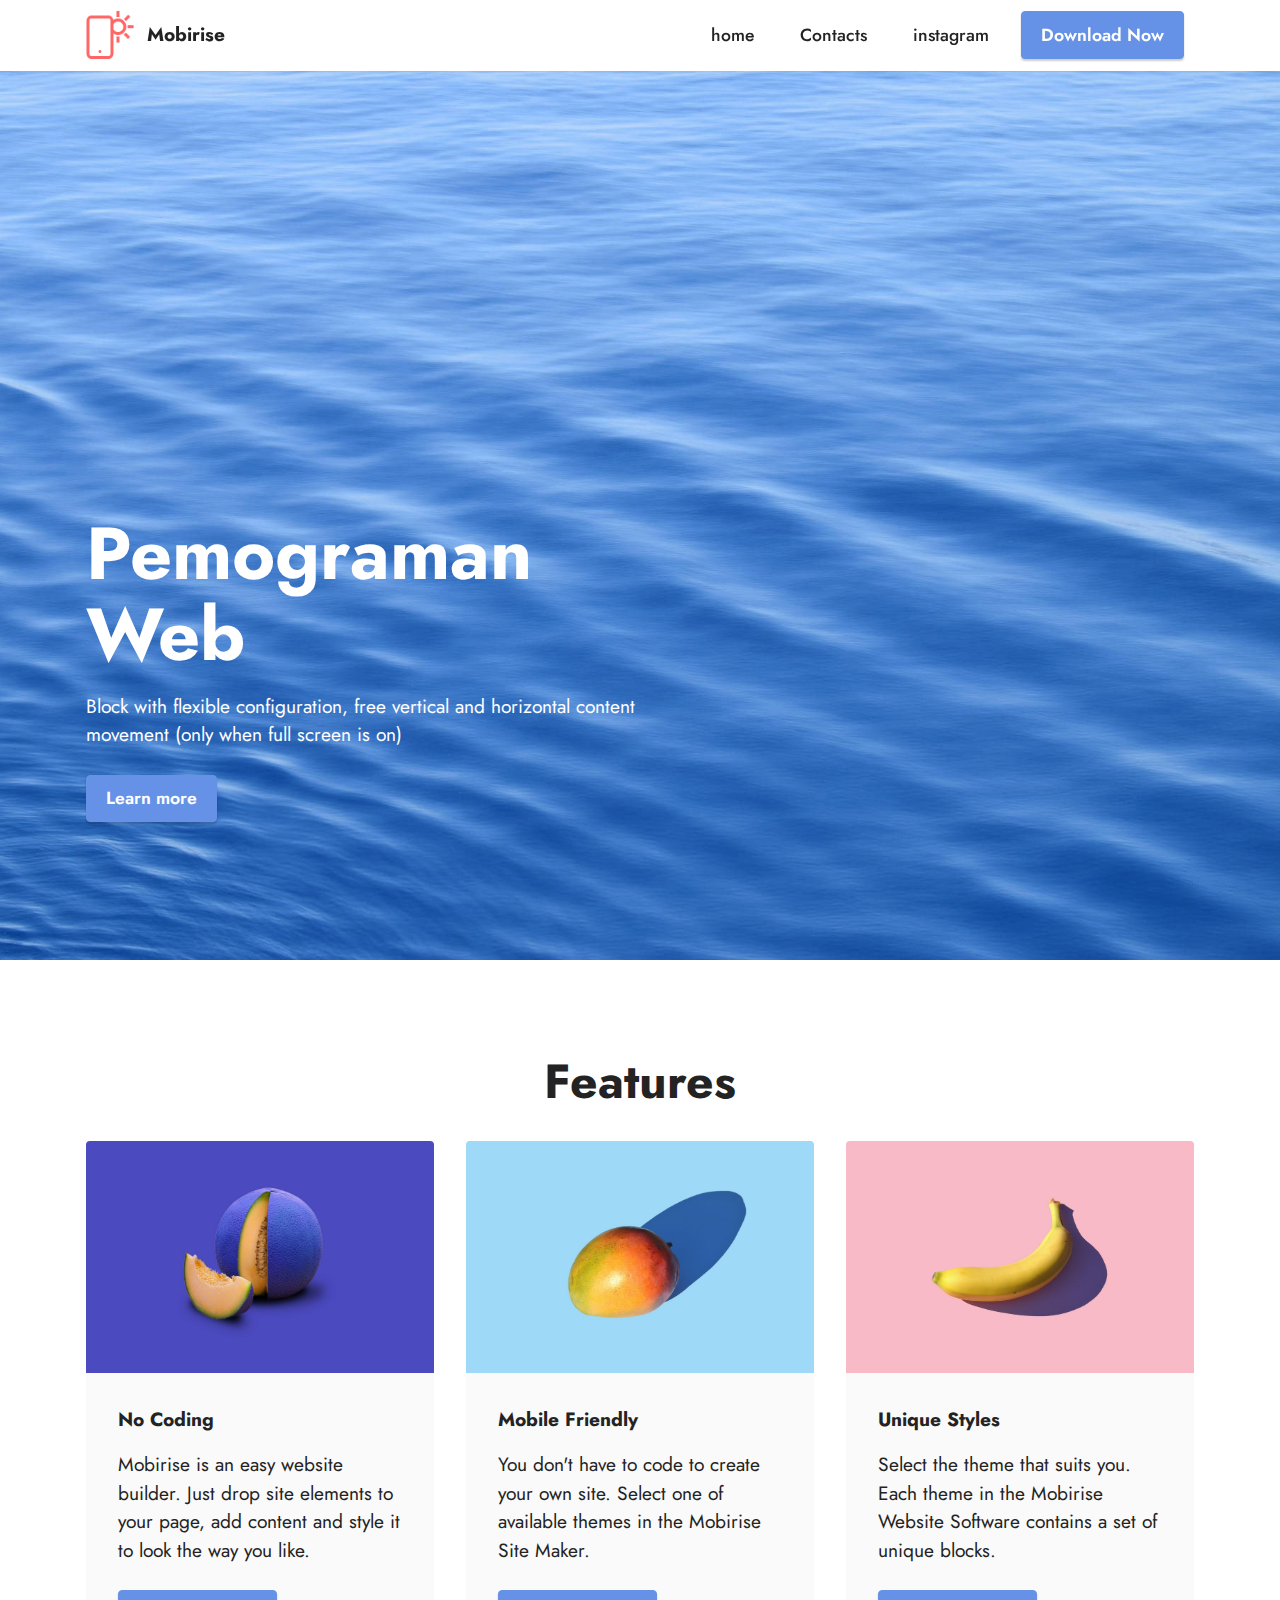
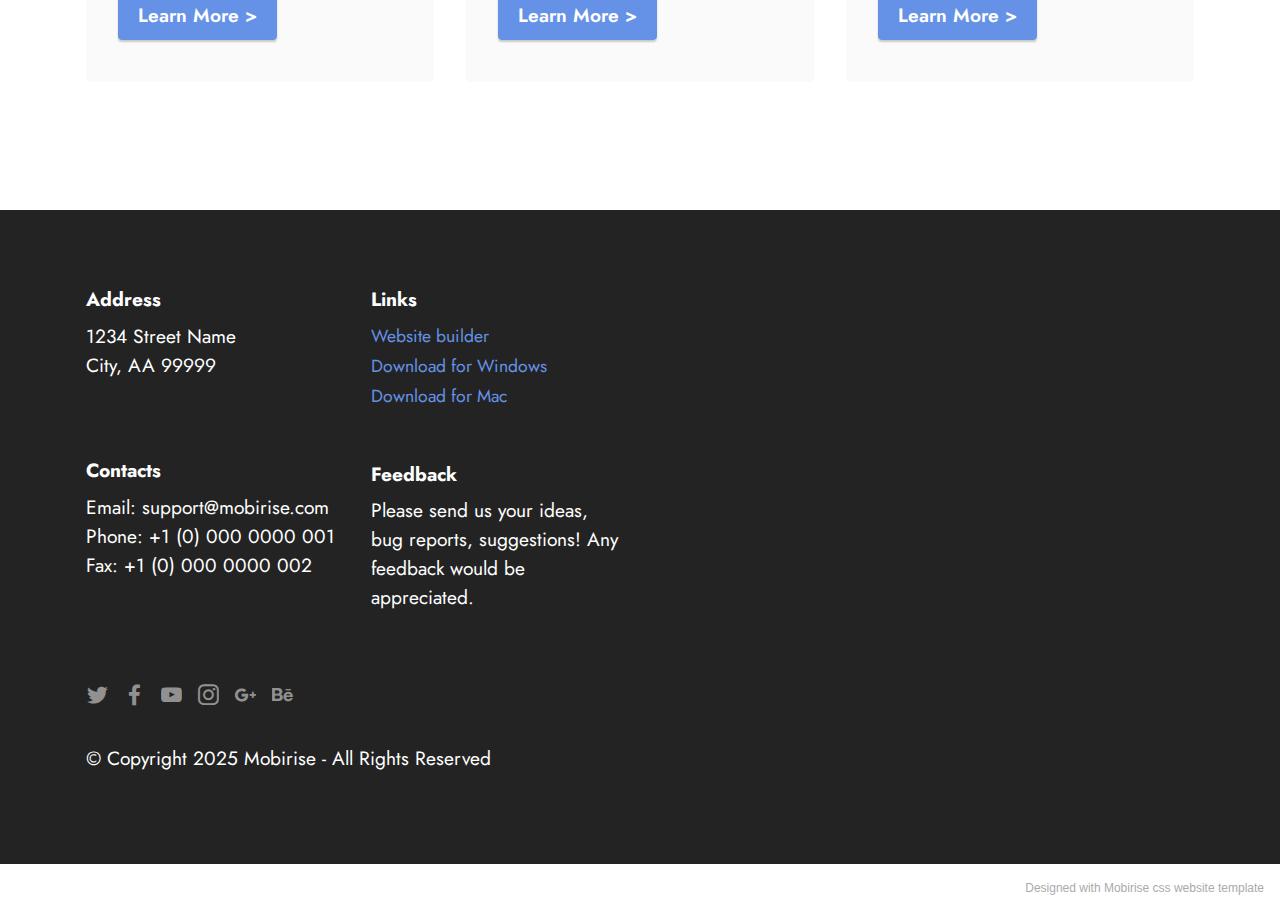
<file: index.html>
<!DOCTYPE html>
<html  >
<head>
  <!-- Site made with Mobirise Website Builder v5.4.1, https://mobirise.com -->
  <meta charset="UTF-8">
  <meta http-equiv="X-UA-Compatible" content="IE=edge">
  <meta name="generator" content="Mobirise v5.4.1, mobirise.com">
  <meta name="viewport" content="width=device-width, initial-scale=1, minimum-scale=1">
  <link rel="shortcut icon" href="assets/images/logo.png" type="image/x-icon">
  <meta name="description" content="">
  
  
  <title>Home</title>
  <link rel="stylesheet" href="assets/bootstrap/css/bootstrap.min.css">
  <link rel="stylesheet" href="assets/bootstrap/css/bootstrap-grid.min.css">
  <link rel="stylesheet" href="assets/bootstrap/css/bootstrap-reboot.min.css">
  <link rel="stylesheet" href="assets/dropdown/css/style.css">
  <link rel="stylesheet" href="assets/socicon/css/styles.css">
  <link rel="stylesheet" href="assets/theme/css/style.css">
  <link rel="preload" href="https://fonts.googleapis.com/css2?family=Jost:ital,wght@0,400;0,700;1,400;1,700&display=swap&display=swap" as="style" onload="this.onload=null;this.rel='stylesheet'">
  <noscript><link rel="stylesheet" href="https://fonts.googleapis.com/css2?family=Jost:ital,wght@0,400;0,700;1,400;1,700&display=swap&display=swap"></noscript>
  <link rel="preload" as="style" href="assets/mobirise/css/mbr-additional.css"><link rel="stylesheet" href="assets/mobirise/css/mbr-additional.css" type="text/css">
  
  
  
  
</head>
<body>
  
  <section data-bs-version="5.1" class="menu menu2 cid-sIXS4dzucN" once="menu" id="menu2-0">
    
    <nav class="navbar navbar-dropdown navbar-fixed-top navbar-expand-lg">
        <div class="container">
            <div class="navbar-brand">
                <span class="navbar-logo">
                    <a href="https://mobiri.se">
                        <img src="assets/images/logo.png" alt="Mobirise" style="height: 3rem;">
                    </a>
                </span>
                <span class="navbar-caption-wrap"><a class="navbar-caption text-black display-7" href="https://mobiri.se">Mobirise</a></span>
            </div>
            <button class="navbar-toggler" type="button" data-toggle="collapse" data-bs-toggle="collapse" data-target="#navbarSupportedContent" data-bs-target="#navbarSupportedContent" aria-controls="navbarNavAltMarkup" aria-expanded="false" aria-label="Toggle navigation">
                <div class="hamburger">
                    <span></span>
                    <span></span>
                    <span></span>
                    <span></span>
                </div>
            </button>
            <div class="collapse navbar-collapse" id="navbarSupportedContent">
                <ul class="navbar-nav nav-dropdown" data-app-modern-menu="true"><li class="nav-item"><a class="nav-link link text-black text-primary display-4" href="index.html#header4-1">home</a></li>
                    
                    <li class="nav-item"><a class="nav-link link text-black text-primary display-4" href="page1.html#form3-c">Contacts</a>
                    </li><li class="nav-item"><a class="nav-link link text-black text-primary display-4" href="https://instagram.com/desisusanti" target="_blank">instagram</a></li></ul>
                
                <div class="navbar-buttons mbr-section-btn">
                    <a class="btn btn-primary display-4" href="https://mobiri.se">
                        Download Now</a>
                </div>
            </div>
        </div>
    </nav>
</section>

<section data-bs-version="5.1" class="header4 cid-sIXSb6SGrS mbr-fullscreen" id="header4-1">

    
    
    <div class="container">
        <div class="row">
            <div class="content-wrap">
                <h1 class="mbr-section-title mbr-fonts-style mbr-white mb-3 display-1"><strong>Pemograman Web</strong></h1>
                
                <p class="mbr-fonts-style mbr-text mbr-white mb-3 display-7">
                    Block with flexible configuration, free vertical and horizontal content movement (only when
                    full screen is on)
                </p>

                <div class="mbr-section-btn">
                    <a class="btn btn-primary display-4" href="https://mobiri.se">Learn more</a>
                </div>
            </div>
        </div>
    </div>
</section>

<section data-bs-version="5.1" class="features3 cid-sIXSCgXfjl" id="features3-2">
    
    
    <div class="container">
        <div class="mbr-section-head">
            <h4 class="mbr-section-title mbr-fonts-style align-center mb-0 display-2">
                <strong>Features</strong></h4>
            
        </div>
        <div class="row mt-4">
            <div class="item features-image сol-12 col-md-6 col-lg-4">
                <div class="item-wrapper">
                    <div class="item-img">
                        <img src="assets/images/features1.jpg">
                    </div>
                    <div class="item-content">
                        <h5 class="item-title mbr-fonts-style display-7"><strong>No Coding</strong></h5>
                        
                        <p class="mbr-text mbr-fonts-style mt-3 display-7">Mobirise is an easy website builder. Just
                            drop site elements to your page, add content and style it to look the way you like.</p>
                    </div>
                    <div class="mbr-section-btn item-footer mt-2"><a href="" class="btn btn-primary item-btn display-7" target="_blank">Learn More
                            &gt;</a></div>
                </div>
            </div>
            <div class="item features-image сol-12 col-md-6 col-lg-4">
                <div class="item-wrapper">
                    <div class="item-img">
                        <img src="assets/images/features2.jpg">
                    </div>
                    <div class="item-content">
                        <h5 class="item-title mbr-fonts-style display-7"><strong>Mobile Friendly</strong></h5>
                        
                        <p class="mbr-text mbr-fonts-style mt-3 display-7">You don't have to code to create your own
                            site. Select one of available themes in the Mobirise Site Maker.</p>
                    </div>
                    <div class="mbr-section-btn item-footer mt-2"><a href="" class="btn btn-primary item-btn display-7" target="_blank">Learn More
                            &gt;</a></div>
                </div>
            </div>
            <div class="item features-image сol-12 col-md-6 col-lg-4">
                <div class="item-wrapper">
                    <div class="item-img">
                        <img src="assets/images/features3.jpg">
                    </div>
                    <div class="item-content">
                        <h5 class="item-title mbr-fonts-style display-7"><strong>Unique Styles</strong></h5>
                        
                        <p class="mbr-text mbr-fonts-style mt-3 display-7">Select the theme that suits you. Each theme
                            in the Mobirise Website Software contains a set of unique blocks.<br></p>
                    </div>
                    <div class="mbr-section-btn item-footer mt-2"><a href="" class="btn btn-primary item-btn display-7" target="_blank">Learn More
                            &gt;</a></div>
                </div>
            </div>
        </div>
    </div>
</section>

<section data-bs-version="5.1" class="footer6 cid-sIXSLwgGdb" once="footers" id="footer6-3">

    

    

    <div class="container">
        <div class="row content mbr-white">
            <div class="col-12 col-md-3 mbr-fonts-style display-7">
                <h5 class="mbr-section-subtitle mbr-fonts-style mb-2 display-7">
                    <strong>Address</strong>
                </h5>
                <p class="mbr-text mbr-fonts-style display-7">
                    1234 Street Name <br>
                    City, AA 99999
                </p> <br>
                <h5 class="mbr-section-subtitle mbr-fonts-style mb-2 mt-4 display-7">
                    <strong>Contacts</strong>
                </h5>
                <p class="mbr-text mbr-fonts-style mb-4 display-7">
                    Email: support@mobirise.com <br>
                    Phone: +1 (0) 000 0000 001 <br>
                    Fax: +1 (0) 000 0000 002
                </p>
            </div>
            <div class="col-12 col-md-3 mbr-fonts-style display-7">
                <h5 class="mbr-section-subtitle mbr-fonts-style mb-2 display-7">
                    <strong>Links</strong>
                </h5>
                <ul class="list mbr-fonts-style mb-4 display-4">
                    <li class="mbr-text item-wrap">
                        <a class="text-primary" href="https://mobirise.co/">Website builder</a>
                    </li>
                    <li class="mbr-text item-wrap">
                        <a class="text-primary" href="https://mobirise.co/">Download for Windows</a>
                    </li>
                    <li class="mbr-text item-wrap">
                        <a class="text-primary" href="https://mobirise.co/">Download for Mac</a>
                    </li>
                </ul>
                <h5 class="mbr-section-subtitle mbr-fonts-style mb-2 mt-5 display-7">
                    <strong>Feedback</strong>
                </h5>
                <p class="mbr-text mbr-fonts-style mb-4 display-7">
                    Please send us your ideas, bug reports, suggestions! Any feedback would be appreciated.
                </p>
            </div>
            <div class="col-12 col-md-6">
                <div class="google-map"><iframe frameborder="0" style="border:0" src="https://www.google.com/maps/embed/v1/place?key=AIzaSyCNveGQ9bfpKFwWzQLLftrR9hNiHwdqQG8&amp;q=blk kediri" allowfullscreen=""></iframe></div>
            </div>
            <div class="col-md-6">
                <div class="social-list align-left">
                    <div class="soc-item">
                        <a href="https://twitter.com/mobirise" target="_blank">
                            <span class="socicon-twitter socicon mbr-iconfont mbr-iconfont-social"></span>
                        </a>
                    </div>
                    <div class="soc-item">
                        <a href="https://www.facebook.com/pages/Mobirise/1616226671953247" target="_blank">
                            <span class="socicon-facebook socicon mbr-iconfont mbr-iconfont-social"></span>
                        </a>
                    </div>
                    <div class="soc-item">
                        <a href="https://www.youtube.com/c/mobirise" target="_blank">
                            <span class="socicon-youtube socicon mbr-iconfont mbr-iconfont-social"></span>
                        </a>
                    </div>
                    <div class="soc-item">
                        <a href="https://instagram.com/mobirise" target="_blank">
                            <span class="socicon-instagram socicon mbr-iconfont mbr-iconfont-social"></span>
                        </a>
                    </div>
                    <div class="soc-item">
                        <a href="https://plus.google.com/u/0/+Mobirise" target="_blank">
                            <span class="socicon-googleplus socicon mbr-iconfont mbr-iconfont-social"></span>
                        </a>
                    </div>
                    <div class="soc-item">
                        <a href="https://www.behance.net/Mobirise" target="_blank">
                            <span class="socicon-behance socicon mbr-iconfont mbr-iconfont-social"></span>
                        </a>
                    </div>
                </div>
            </div>
        </div>
        <div class="footer-lower">
            <div class="media-container-row">
                <div class="col-sm-12">
                    <hr>
                </div>
            </div>
            <div class="col-sm-12 copyright pl-0">
                <p class="mbr-text mbr-fonts-style mbr-white display-7">
                    © Copyright 2025 Mobirise - All Rights Reserved
                </p>
            </div>
        </div>
    </div>
</section><section style="background-color: #fff; font-family: -apple-system, BlinkMacSystemFont, 'Segoe UI', 'Roboto', 'Helvetica Neue', Arial, sans-serif; color:#aaa; font-size:12px; padding: 0; align-items: center; display: flex;"><a href="https://mobirise.site/a" style="flex: 1 1; height: 3rem; padding-left: 1rem;"></a><p style="flex: 0 0 auto; margin:0; padding-right:1rem;"><a href="https://mobirise.site/t" style="color:#aaa;">Designed</a> with Mobirise css website template</p></section><script src="assets/bootstrap/js/bootstrap.bundle.min.js"></script>  <script src="assets/smoothscroll/smooth-scroll.js"></script>  <script src="assets/ytplayer/index.js"></script>  <script src="assets/dropdown/js/navbar-dropdown.js"></script>  <script src="assets/theme/js/script.js"></script>  
  
  
</body>
</html>
</file>
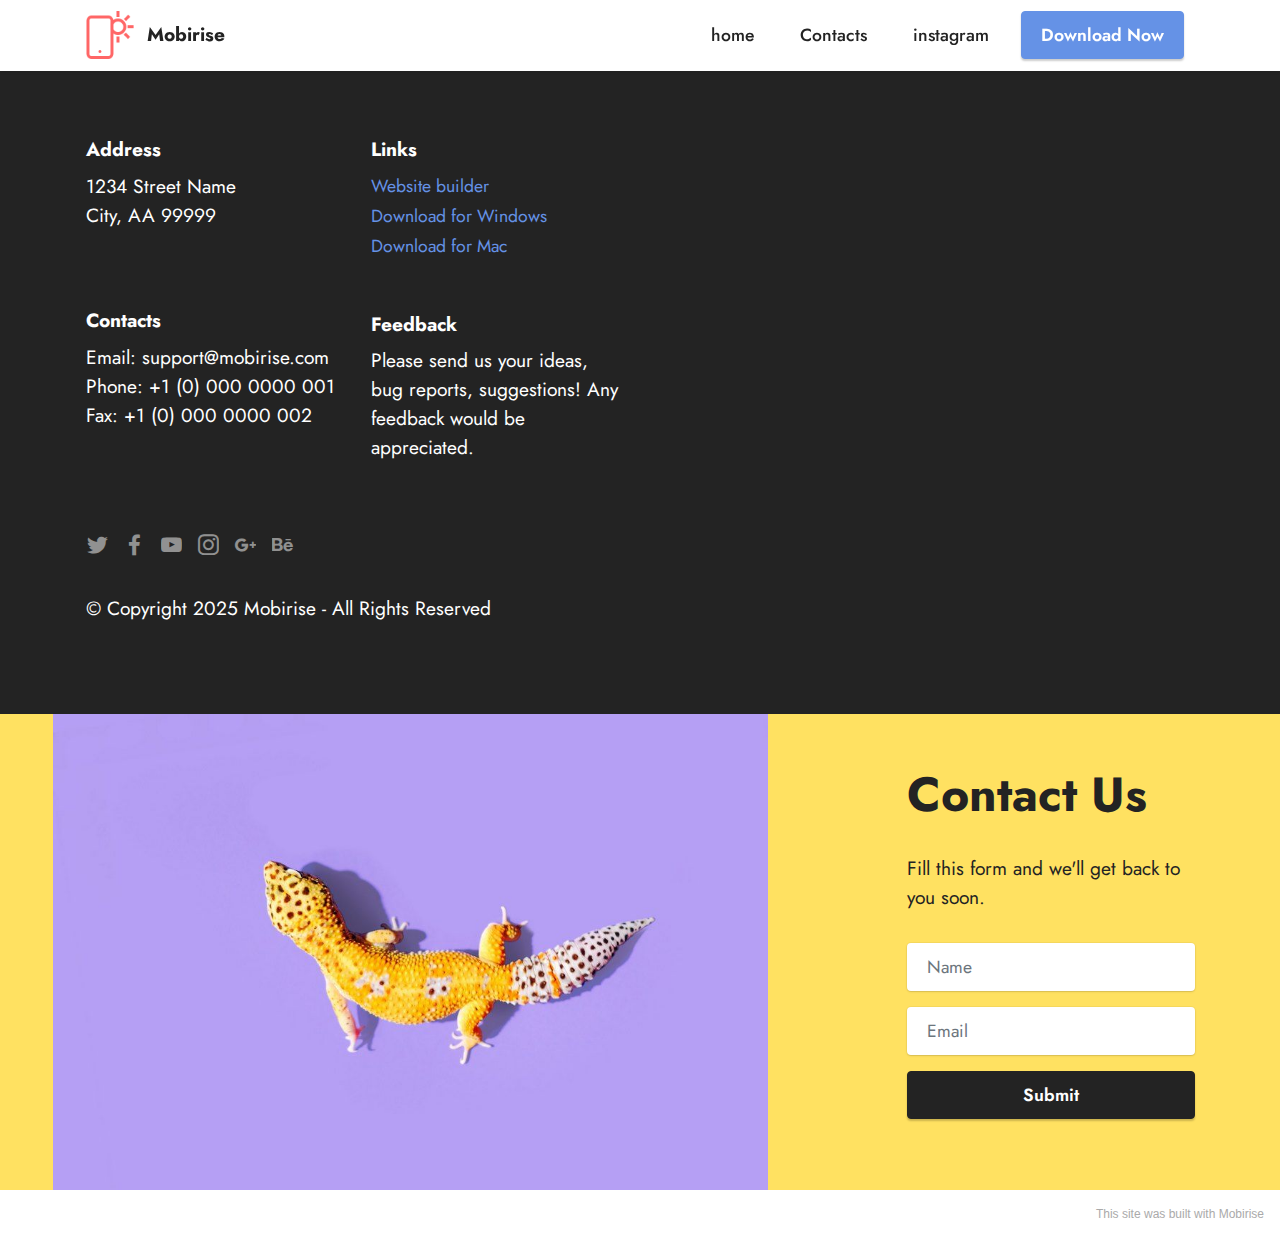
<file: page1.html>
<!DOCTYPE html>
<html  >
<head>
  <!-- Site made with Mobirise Website Builder v5.4.1, https://mobirise.com -->
  <meta charset="UTF-8">
  <meta http-equiv="X-UA-Compatible" content="IE=edge">
  <meta name="generator" content="Mobirise v5.4.1, mobirise.com">
  <meta name="viewport" content="width=device-width, initial-scale=1, minimum-scale=1">
  <link rel="shortcut icon" href="assets/images/logo.png" type="image/x-icon">
  <meta name="description" content="">
  
  
  <title>contact</title>
  <link rel="stylesheet" href="assets/bootstrap/css/bootstrap.min.css">
  <link rel="stylesheet" href="assets/bootstrap/css/bootstrap-grid.min.css">
  <link rel="stylesheet" href="assets/bootstrap/css/bootstrap-reboot.min.css">
  <link rel="stylesheet" href="assets/dropdown/css/style.css">
  <link rel="stylesheet" href="assets/socicon/css/styles.css">
  <link rel="stylesheet" href="assets/theme/css/style.css">
  <link rel="preload" href="https://fonts.googleapis.com/css2?family=Jost:ital,wght@0,400;0,700;1,400;1,700&display=swap&display=swap" as="style" onload="this.onload=null;this.rel='stylesheet'">
  <noscript><link rel="stylesheet" href="https://fonts.googleapis.com/css2?family=Jost:ital,wght@0,400;0,700;1,400;1,700&display=swap&display=swap"></noscript>
  <link rel="preload" as="style" href="assets/mobirise/css/mbr-additional.css"><link rel="stylesheet" href="assets/mobirise/css/mbr-additional.css" type="text/css">
  
  
  
  
</head>
<body>
  
  <section data-bs-version="5.1" class="menu menu2 cid-sIXS4dzucN" once="menu" id="menu2-4">
    
    <nav class="navbar navbar-dropdown navbar-fixed-top navbar-expand-lg">
        <div class="container">
            <div class="navbar-brand">
                <span class="navbar-logo">
                    <a href="https://mobiri.se">
                        <img src="assets/images/logo.png" alt="Mobirise" style="height: 3rem;">
                    </a>
                </span>
                <span class="navbar-caption-wrap"><a class="navbar-caption text-black display-7" href="https://mobiri.se">Mobirise</a></span>
            </div>
            <button class="navbar-toggler" type="button" data-toggle="collapse" data-bs-toggle="collapse" data-target="#navbarSupportedContent" data-bs-target="#navbarSupportedContent" aria-controls="navbarNavAltMarkup" aria-expanded="false" aria-label="Toggle navigation">
                <div class="hamburger">
                    <span></span>
                    <span></span>
                    <span></span>
                    <span></span>
                </div>
            </button>
            <div class="collapse navbar-collapse" id="navbarSupportedContent">
                <ul class="navbar-nav nav-dropdown" data-app-modern-menu="true"><li class="nav-item"><a class="nav-link link text-black text-primary display-4" href="index.html#header4-1">home</a></li>
                    
                    <li class="nav-item"><a class="nav-link link text-black text-primary display-4" href="page1.html#form3-c">Contacts</a>
                    </li><li class="nav-item"><a class="nav-link link text-black text-primary display-4" href="https://instagram.com/desisusanti" target="_blank">instagram</a></li></ul>
                
                <div class="navbar-buttons mbr-section-btn">
                    <a class="btn btn-primary display-4" href="https://mobiri.se">
                        Download Now</a>
                </div>
            </div>
        </div>
    </nav>
</section>

<section data-bs-version="5.1" class="footer6 cid-sIXSLwgGdb" once="footers" id="footer6-5">

    

    

    <div class="container">
        <div class="row content mbr-white">
            <div class="col-12 col-md-3 mbr-fonts-style display-7">
                <h5 class="mbr-section-subtitle mbr-fonts-style mb-2 display-7">
                    <strong>Address</strong>
                </h5>
                <p class="mbr-text mbr-fonts-style display-7">
                    1234 Street Name <br>
                    City, AA 99999
                </p> <br>
                <h5 class="mbr-section-subtitle mbr-fonts-style mb-2 mt-4 display-7">
                    <strong>Contacts</strong>
                </h5>
                <p class="mbr-text mbr-fonts-style mb-4 display-7">
                    Email: support@mobirise.com <br>
                    Phone: +1 (0) 000 0000 001 <br>
                    Fax: +1 (0) 000 0000 002
                </p>
            </div>
            <div class="col-12 col-md-3 mbr-fonts-style display-7">
                <h5 class="mbr-section-subtitle mbr-fonts-style mb-2 display-7">
                    <strong>Links</strong>
                </h5>
                <ul class="list mbr-fonts-style mb-4 display-4">
                    <li class="mbr-text item-wrap">
                        <a class="text-primary" href="https://mobirise.co/">Website builder</a>
                    </li>
                    <li class="mbr-text item-wrap">
                        <a class="text-primary" href="https://mobirise.co/">Download for Windows</a>
                    </li>
                    <li class="mbr-text item-wrap">
                        <a class="text-primary" href="https://mobirise.co/">Download for Mac</a>
                    </li>
                </ul>
                <h5 class="mbr-section-subtitle mbr-fonts-style mb-2 mt-5 display-7">
                    <strong>Feedback</strong>
                </h5>
                <p class="mbr-text mbr-fonts-style mb-4 display-7">
                    Please send us your ideas, bug reports, suggestions! Any feedback would be appreciated.
                </p>
            </div>
            <div class="col-12 col-md-6">
                <div class="google-map"><iframe frameborder="0" style="border:0" src="https://www.google.com/maps/embed/v1/place?key=AIzaSyCNveGQ9bfpKFwWzQLLftrR9hNiHwdqQG8&amp;q=blk kediri" allowfullscreen=""></iframe></div>
            </div>
            <div class="col-md-6">
                <div class="social-list align-left">
                    <div class="soc-item">
                        <a href="https://twitter.com/mobirise" target="_blank">
                            <span class="socicon-twitter socicon mbr-iconfont mbr-iconfont-social"></span>
                        </a>
                    </div>
                    <div class="soc-item">
                        <a href="https://www.facebook.com/pages/Mobirise/1616226671953247" target="_blank">
                            <span class="socicon-facebook socicon mbr-iconfont mbr-iconfont-social"></span>
                        </a>
                    </div>
                    <div class="soc-item">
                        <a href="https://www.youtube.com/c/mobirise" target="_blank">
                            <span class="socicon-youtube socicon mbr-iconfont mbr-iconfont-social"></span>
                        </a>
                    </div>
                    <div class="soc-item">
                        <a href="https://instagram.com/mobirise" target="_blank">
                            <span class="socicon-instagram socicon mbr-iconfont mbr-iconfont-social"></span>
                        </a>
                    </div>
                    <div class="soc-item">
                        <a href="https://plus.google.com/u/0/+Mobirise" target="_blank">
                            <span class="socicon-googleplus socicon mbr-iconfont mbr-iconfont-social"></span>
                        </a>
                    </div>
                    <div class="soc-item">
                        <a href="https://www.behance.net/Mobirise" target="_blank">
                            <span class="socicon-behance socicon mbr-iconfont mbr-iconfont-social"></span>
                        </a>
                    </div>
                </div>
            </div>
        </div>
        <div class="footer-lower">
            <div class="media-container-row">
                <div class="col-sm-12">
                    <hr>
                </div>
            </div>
            <div class="col-sm-12 copyright pl-0">
                <p class="mbr-text mbr-fonts-style mbr-white display-7">
                    © Copyright 2025 Mobirise - All Rights Reserved
                </p>
            </div>
        </div>
    </div>
</section>

<section data-bs-version="5.1" class="form3 cid-sIXW9gfGQi" id="form3-c">

    

    

    <div class="container-fluid">
        <div class="row justify-content-center">
            <div class="col-lg-7 col-12">
                <div class="image-wrapper">
                    <img class="w-100" src="assets/images/features6.jpg" alt="Mobirise">
                </div>
            </div>
            <div class="col-lg-3 offset-lg-1 mbr-form" data-form-type="formoid">
                <form action="https://mobirise.eu/" method="POST" class="mbr-form form-with-styler" data-form-title="Form Name"><input type="hidden" name="email" data-form-email="true" value="XcRPvPCfpbwfrBQFt3iVu9sQ/UIW4T11boQPEn1olbi3sdgT2s5c+nH2o3aowoxeQClduESDwnIGTULIrCxqWZTqcLj0Bff3sEJyuyVPlqH365UJszSPAMvYOvM2XtuA">
                    <div class="row">
                        <div hidden="hidden" data-form-alert="" class="alert alert-success col-12">Thanks for filling out
                            the form!</div>
                        <div hidden="hidden" data-form-alert-danger="" class="alert alert-danger col-12">Oops...! some
                            problem!</div>
                    </div>
                    <div class="dragArea row">
                        <div class="col-lg-12 col-md-12 col-sm-12">
                            <h1 class="mbr-section-title mb-4 display-2">
                                <strong>Contact Us</strong>
                            </h1>
                        </div>
                        <div class="col-lg-12 col-md-12 col-sm-12">
                            <p class="mbr-text mbr-fonts-style mb-4 display-7">Fill this form and we'll get back to you
                                soon.</p>
                        </div>
                        <div data-for="name" class="col-lg-12 col-md col-sm-12 form-group mb-3">
                            <input type="text" name="name" placeholder="Name" data-form-field="name" class="form-control" value="" id="name-form3-c">
                        </div>
                        <div class="col-lg-12 col-md col-sm-12 form-group mb-3" data-for="email">
                            <input type="email" name="email" placeholder="Email" data-form-field="email" class="form-control" value="" id="email-form3-c">
                        </div>
                        <div class="col-md-auto col-12 mbr-section-btn">
                            <button type="submit" class="btn btn-black display-4">Submit</button>
                        </div>
                    </div>
                </form>
            </div>
            <div class="offset-lg-1"></div>
        </div>
    </div>
</section><section style="background-color: #fff; font-family: -apple-system, BlinkMacSystemFont, 'Segoe UI', 'Roboto', 'Helvetica Neue', Arial, sans-serif; color:#aaa; font-size:12px; padding: 0; align-items: center; display: flex;"><a href="https://mobirise.site/z" style="flex: 1 1; height: 3rem; padding-left: 1rem;"></a><p style="flex: 0 0 auto; margin:0; padding-right:1rem;"><a href="https://mobirise.site/d" style="color:#aaa;">This site</a> was built with Mobirise</p></section><script src="assets/bootstrap/js/bootstrap.bundle.min.js"></script>  <script src="assets/smoothscroll/smooth-scroll.js"></script>  <script src="assets/ytplayer/index.js"></script>  <script src="assets/dropdown/js/navbar-dropdown.js"></script>  <script src="assets/theme/js/script.js"></script>  <script src="assets/formoid/formoid.min.js"></script>  
  
  
</body>
</html>
</file>
<file: assets/dropdown/css/style.css>
.navbar-dropdown {
  left: 0;
  padding: 0;
  position: absolute;
  right: 0;
  top: 0;
  transition: all 0.45s ease;
  z-index: 1030;
  background: #282828; }
  .navbar-dropdown .navbar-logo {
    margin-right: 0.8rem;
    transition: margin 0.3s ease-in-out;
    vertical-align: middle; }
    .navbar-dropdown .navbar-logo img {
      height: 3.125rem;
      transition: all 0.3s ease-in-out; }
    .navbar-dropdown .navbar-logo.mbr-iconfont {
      font-size: 3.125rem;
      line-height: 3.125rem; }
  .navbar-dropdown .navbar-caption {
    font-weight: 700;
    white-space: normal;
    vertical-align: -4px;
    line-height: 3.125rem !important; }
    .navbar-dropdown .navbar-caption, .navbar-dropdown .navbar-caption:hover {
      color: inherit;
      text-decoration: none; }
  .navbar-dropdown .mbr-iconfont + .navbar-caption {
    vertical-align: -1px; }
  .navbar-dropdown.navbar-fixed-top {
    position: fixed; }
  .navbar-dropdown .navbar-brand span {
    vertical-align: -4px; }
  .navbar-dropdown.bg-color.transparent {
    background: none; }
  .navbar-dropdown.navbar-short .navbar-brand {
    padding: 0.625rem 0; }
    .navbar-dropdown.navbar-short .navbar-brand span {
      vertical-align: -1px; }
  .navbar-dropdown.navbar-short .navbar-caption {
    line-height: 2.375rem !important;
    vertical-align: -2px; }
  .navbar-dropdown.navbar-short .navbar-logo {
    margin-right: 0.5rem; }
    .navbar-dropdown.navbar-short .navbar-logo img {
      height: 2.375rem; }
    .navbar-dropdown.navbar-short .navbar-logo.mbr-iconfont {
      font-size: 2.375rem;
      line-height: 2.375rem; }
  .navbar-dropdown.navbar-short .mbr-table-cell {
    height: 3.625rem; }
  .navbar-dropdown .navbar-close {
    left: 0.6875rem;
    position: fixed;
    top: 0.75rem;
    z-index: 1000; }
  .navbar-dropdown .hamburger-icon {
    content: "";
    display: inline-block;
    vertical-align: middle;
    width: 16px;
    -webkit-box-shadow: 0 -6px 0 1px #282828,0 0 0 1px #282828,0 6px 0 1px #282828;
    -moz-box-shadow: 0 -6px 0 1px #282828,0 0 0 1px #282828,0 6px 0 1px #282828;
    box-shadow: 0 -6px 0 1px #282828,0 0 0 1px #282828,0 6px 0 1px #282828; }

.dropdown-menu .dropdown-toggle[data-toggle="dropdown-submenu"]::after {
  border-bottom: 0.35em solid transparent;
  border-left: 0.35em solid;
  border-right: 0;
  border-top: 0.35em solid transparent;
  margin-left: 0.3rem; }

.dropdown-menu .dropdown-item:focus {
  outline: 0; }

.nav-dropdown {
  font-size: 0.75rem;
  font-weight: 500;
  height: auto !important; }
  .nav-dropdown .nav-btn {
    padding-left: 1rem; }
  .nav-dropdown .link {
    margin: .667em 1.667em;
    font-weight: 500;
    padding: 0;
    transition: color .2s ease-in-out; }
    .nav-dropdown .link.dropdown-toggle {
      margin-right: 2.583em; }
      .nav-dropdown .link.dropdown-toggle::after {
        margin-left: .25rem;
        border-top: 0.35em solid;
        border-right: 0.35em solid transparent;
        border-left: 0.35em solid transparent;
        border-bottom: 0; }
      .nav-dropdown .link.dropdown-toggle[aria-expanded="true"] {
        margin: 0;
        padding: 0.667em 3.263em  0.667em 1.667em; }
  .nav-dropdown .link::after,
  .nav-dropdown .dropdown-item::after {
    color: inherit; }
  .nav-dropdown .btn {
    font-size: 0.75rem;
    font-weight: 700;
    letter-spacing: 0;
    margin-bottom: 0;
    padding-left: 1.25rem;
    padding-right: 1.25rem; }
  .nav-dropdown .dropdown-menu {
    border-radius: 0;
    border: 0;
    left: 0;
    margin: 0;
    padding-bottom: 1.25rem;
    padding-top: 1.25rem;
    position: relative; }
  .nav-dropdown .dropdown-submenu {
    margin-left: 0.125rem;
    top: 0; }
  .nav-dropdown .dropdown-item {
    font-weight: 500;
    line-height: 2;
    padding: 0.3846em 4.615em 0.3846em 1.5385em;
    position: relative;
    transition: color .2s ease-in-out, background-color .2s ease-in-out; }
    .nav-dropdown .dropdown-item::after {
      margin-top: -0.3077em;
      position: absolute;
      right: 1.1538em;
      top: 50%; }
    .nav-dropdown .dropdown-item:focus, .nav-dropdown .dropdown-item:hover {
      background: none; }

@media (max-width: 767px) {
  .nav-dropdown.navbar-toggleable-sm {
    bottom: 0;
    display: none;
    left: 0;
    overflow-x: hidden;
    position: fixed;
    top: 0;
    transform: translateX(-100%);
    -ms-transform: translateX(-100%);
    -webkit-transform: translateX(-100%);
    width: 18.75rem;
    z-index: 999; } }
.nav-dropdown.navbar-toggleable-xl {
  bottom: 0;
  display: none;
  left: 0;
  overflow-x: hidden;
  position: fixed;
  top: 0;
  transform: translateX(-100%);
  -ms-transform: translateX(-100%);
  -webkit-transform: translateX(-100%);
  width: 18.75rem;
  z-index: 999; }

.nav-dropdown-sm {
  display: block !important;
  overflow-x: hidden;
  overflow: auto;
  padding-top: 3.875rem; }
  .nav-dropdown-sm::after {
    content: "";
    display: block;
    height: 3rem;
    width: 100%; }
  .nav-dropdown-sm.collapse.in ~ .navbar-close {
    display: block !important; }
  .nav-dropdown-sm.collapsing, .nav-dropdown-sm.collapse.in {
    transform: translateX(0);
    -ms-transform: translateX(0);
    -webkit-transform: translateX(0);
    transition: all 0.25s ease-out;
    -webkit-transition: all 0.25s ease-out;
    background: #282828; }
  .nav-dropdown-sm.collapsing[aria-expanded="false"] {
    transform: translateX(-100%);
    -ms-transform: translateX(-100%);
    -webkit-transform: translateX(-100%); }
  .nav-dropdown-sm .nav-item {
    display: block;
    margin-left: 0 !important;
    padding-left: 0; }
  .nav-dropdown-sm .link,
  .nav-dropdown-sm .dropdown-item {
    border-top: 1px dotted rgba(255, 255, 255, 0.1);
    font-size: 0.8125rem;
    line-height: 1.6;
    margin: 0 !important;
    padding: 0.875rem 2.4rem 0.875rem 1.5625rem !important;
    position: relative;
    white-space: normal; }
    .nav-dropdown-sm .link:focus, .nav-dropdown-sm .link:hover,
    .nav-dropdown-sm .dropdown-item:focus,
    .nav-dropdown-sm .dropdown-item:hover {
      background: rgba(0, 0, 0, 0.2) !important;
      color: #c0a375; }
  .nav-dropdown-sm .nav-btn {
    position: relative;
    padding: 1.5625rem 1.5625rem 0 1.5625rem; }
    .nav-dropdown-sm .nav-btn::before {
      border-top: 1px dotted rgba(255, 255, 255, 0.1);
      content: "";
      left: 0;
      position: absolute;
      top: 0;
      width: 100%; }
    .nav-dropdown-sm .nav-btn + .nav-btn {
      padding-top: 0.625rem; }
      .nav-dropdown-sm .nav-btn + .nav-btn::before {
        display: none; }
  .nav-dropdown-sm .btn {
    padding: 0.625rem 0; }
  .nav-dropdown-sm .dropdown-toggle[data-toggle="dropdown-submenu"]::after {
    margin-left: .25rem;
    border-top: 0.35em solid;
    border-right: 0.35em solid transparent;
    border-left: 0.35em solid transparent;
    border-bottom: 0; }
  .nav-dropdown-sm .dropdown-toggle[data-toggle="dropdown-submenu"][aria-expanded="true"]::after {
    border-top: 0;
    border-right: 0.35em solid transparent;
    border-left: 0.35em solid transparent;
    border-bottom: 0.35em solid; }
  .nav-dropdown-sm .dropdown-menu {
    margin: 0;
    padding: 0;
    position: relative;
    top: 0;
    left: 0;
    width: 100%;
    border: 0;
    float: none;
    border-radius: 0;
    background: none; }
  .nav-dropdown-sm .dropdown-submenu {
    left: 100%;
    margin-left: 0.125rem;
    margin-top: -1.25rem;
    top: 0; }

.navbar-toggleable-sm .nav-dropdown .dropdown-menu {
  position: absolute; }

.navbar-toggleable-sm .nav-dropdown .dropdown-submenu {
  left: 100%;
  margin-left: 0.125rem;
  margin-top: -1.25rem;
  top: 0; }

.navbar-toggleable-sm.opened .nav-dropdown .dropdown-menu {
  position: relative; }

.navbar-toggleable-sm.opened .nav-dropdown .dropdown-submenu {
  left: 0;
  margin-left: 00rem;
  margin-top: 0rem;
  top: 0; }

.is-builder .nav-dropdown.collapsing {
  transition: none !important; }
</file>
<file: assets/socicon/css/styles.css>
@charset "UTF-8";

@font-face {
  font-family: 'Socicon';
  src:  url('../fonts/socicon.eot');
  src:  url('../fonts/socicon.eot?#iefix') format('embedded-opentype'),
    url('../fonts/socicon.woff2') format('woff2'),
    url('../fonts/socicon.ttf') format('truetype'),
    url('../fonts/socicon.woff') format('woff'),
    url('../fonts/socicon.svg#socicon') format('svg');
  font-weight: normal;
  font-style: normal;
  font-display: swap;
}

[data-icon]:before {
  font-family: "socicon" !important;
  content: attr(data-icon);
  font-style: normal !important;
  font-weight: normal !important;
  font-variant: normal !important;
  text-transform: none !important;
  speak: none;
  line-height: 1;
  -webkit-font-smoothing: antialiased;
  -moz-osx-font-smoothing: grayscale;
}

[class^="socicon-"], [class*=" socicon-"] {
  /* use !important to prevent issues with browser extensions that change fonts */
  font-family: 'Socicon' !important;
  speak: none;
  font-style: normal;
  font-weight: normal;
  font-variant: normal;
  text-transform: none;
  line-height: 1;

  /* Better Font Rendering =========== */
  -webkit-font-smoothing: antialiased;
  -moz-osx-font-smoothing: grayscale;
}

.socicon-eitaa:before {
  content: "\e97c";
}
.socicon-soroush:before {
  content: "\e97d";
}
.socicon-bale:before {
  content: "\e97e";
}
.socicon-zazzle:before {
  content: "\e97b";
}
.socicon-society6:before {
  content: "\e97a";
}
.socicon-redbubble:before {
  content: "\e979";
}
.socicon-avvo:before {
  content: "\e978";
}
.socicon-stitcher:before {
  content: "\e977";
}
.socicon-googlehangouts:before {
  content: "\e974";
}
.socicon-dlive:before {
  content: "\e975";
}
.socicon-vsco:before {
  content: "\e976";
}
.socicon-flipboard:before {
  content: "\e973";
}
.socicon-ubuntu:before {
  content: "\e958";
}
.socicon-artstation:before {
  content: "\e959";
}
.socicon-invision:before {
  content: "\e95a";
}
.socicon-torial:before {
  content: "\e95b";
}
.socicon-collectorz:before {
  content: "\e95c";
}
.socicon-seenthis:before {
  content: "\e95d";
}
.socicon-googleplaymusic:before {
  content: "\e95e";
}
.socicon-debian:before {
  content: "\e95f";
}
.socicon-filmfreeway:before {
  content: "\e960";
}
.socicon-gnome:before {
  content: "\e961";
}
.socicon-itchio:before {
  content: "\e962";
}
.socicon-jamendo:before {
  content: "\e963";
}
.socicon-mix:before {
  content: "\e964";
}
.socicon-sharepoint:before {
  content: "\e965";
}
.socicon-tinder:before {
  content: "\e966";
}
.socicon-windguru:before {
  content: "\e967";
}
.socicon-cdbaby:before {
  content: "\e968";
}
.socicon-elementaryos:before {
  content: "\e969";
}
.socicon-stage32:before {
  content: "\e96a";
}
.socicon-tiktok:before {
  content: "\e96b";
}
.socicon-gitter:before {
  content: "\e96c";
}
.socicon-letterboxd:before {
  content: "\e96d";
}
.socicon-threema:before {
  content: "\e96e";
}
.socicon-splice:before {
  content: "\e96f";
}
.socicon-metapop:before {
  content: "\e970";
}
.socicon-naver:before {
  content: "\e971";
}
.socicon-remote:before {
  content: "\e972";
}
.socicon-internet:before {
  content: "\e957";
}
.socicon-moddb:before {
  content: "\e94b";
}
.socicon-indiedb:before {
  content: "\e94c";
}
.socicon-traxsource:before {
  content: "\e94d";
}
.socicon-gamefor:before {
  content: "\e94e";
}
.socicon-pixiv:before {
  content: "\e94f";
}
.socicon-myanimelist:before {
  content: "\e950";
}
.socicon-blackberry:before {
  content: "\e951";
}
.socicon-wickr:before {
  content: "\e952";
}
.socicon-spip:before {
  content: "\e953";
}
.socicon-napster:before {
  content: "\e954";
}
.socicon-beatport:before {
  content: "\e955";
}
.socicon-hackerone:before {
  content: "\e956";
}
.socicon-hackernews:before {
  content: "\e946";
}
.socicon-smashwords:before {
  content: "\e947";
}
.socicon-kobo:before {
  content: "\e948";
}
.socicon-bookbub:before {
  content: "\e949";
}
.socicon-mailru:before {
  content: "\e94a";
}
.socicon-gitlab:before {
  content: "\e945";
}
.socicon-instructables:before {
  content: "\e944";
}
.socicon-portfolio:before {
  content: "\e943";
}
.socicon-codered:before {
  content: "\e940";
}
.socicon-origin:before {
  content: "\e941";
}
.socicon-nextdoor:before {
  content: "\e942";
}
.socicon-udemy:before {
  content: "\e93f";
}
.socicon-livemaster:before {
  content: "\e93e";
}
.socicon-crunchbase:before {
  content: "\e93b";
}
.socicon-homefy:before {
  content: "\e93c";
}
.socicon-calendly:before {
  content: "\e93d";
}
.socicon-realtor:before {
  content: "\e90f";
}
.socicon-tidal:before {
  content: "\e910";
}
.socicon-qobuz:before {
  content: "\e911";
}
.socicon-natgeo:before {
  content: "\e912";
}
.socicon-mastodon:before {
  content: "\e913";
}
.socicon-unsplash:before {
  content: "\e914";
}
.socicon-homeadvisor:before {
  content: "\e915";
}
.socicon-angieslist:before {
  content: "\e916";
}
.socicon-codepen:before {
  content: "\e917";
}
.socicon-slack:before {
  content: "\e918";
}
.socicon-openaigym:before {
  content: "\e919";
}
.socicon-logmein:before {
  content: "\e91a";
}
.socicon-fiverr:before {
  content: "\e91b";
}
.socicon-gotomeeting:before {
  content: "\e91c";
}
.socicon-aliexpress:before {
  content: "\e91d";
}
.socicon-guru:before {
  content: "\e91e";
}
.socicon-appstore:before {
  content: "\e91f";
}
.socicon-homes:before {
  content: "\e920";
}
.socicon-zoom:before {
  content: "\e921";
}
.socicon-alibaba:before {
  content: "\e922";
}
.socicon-craigslist:before {
  content: "\e923";
}
.socicon-wix:before {
  content: "\e924";
}
.socicon-redfin:before {
  content: "\e925";
}
.socicon-googlecalendar:before {
  content: "\e926";
}
.socicon-shopify:before {
  content: "\e927";
}
.socicon-freelancer:before {
  content: "\e928";
}
.socicon-seedrs:before {
  content: "\e929";
}
.socicon-bing:before {
  content: "\e92a";
}
.socicon-doodle:before {
  content: "\e92b";
}
.socicon-bonanza:before {
  content: "\e92c";
}
.socicon-squarespace:before {
  content: "\e92d";
}
.socicon-toptal:before {
  content: "\e92e";
}
.socicon-gust:before {
  content: "\e92f";
}
.socicon-ask:before {
  content: "\e930";
}
.socicon-trulia:before {
  content: "\e931";
}
.socicon-loomly:before {
  content: "\e932";
}
.socicon-ghost:before {
  content: "\e933";
}
.socicon-upwork:before {
  content: "\e934";
}
.socicon-fundable:before {
  content: "\e935";
}
.socicon-booking:before {
  content: "\e936";
}
.socicon-googlemaps:before {
  content: "\e937";
}
.socicon-zillow:before {
  content: "\e938";
}
.socicon-niconico:before {
  content: "\e939";
}
.socicon-toneden:before {
  content: "\e93a";
}
.socicon-augment:before {
  content: "\e908";
}
.socicon-bitbucket:before {
  content: "\e909";
}
.socicon-fyuse:before {
  content: "\e90a";
}
.socicon-yt-gaming:before {
  content: "\e90b";
}
.socicon-sketchfab:before {
  content: "\e90c";
}
.socicon-mobcrush:before {
  content: "\e90d";
}
.socicon-microsoft:before {
  content: "\e90e";
}
.socicon-pandora:before {
  content: "\e907";
}
.socicon-messenger:before {
  content: "\e906";
}
.socicon-gamewisp:before {
  content: "\e905";
}
.socicon-bloglovin:before {
  content: "\e904";
}
.socicon-tunein:before {
  content: "\e903";
}
.socicon-gamejolt:before {
  content: "\e901";
}
.socicon-trello:before {
  content: "\e902";
}
.socicon-spreadshirt:before {
  content: "\e900";
}
.socicon-500px:before {
  content: "\e000";
}
.socicon-8tracks:before {
  content: "\e001";
}
.socicon-airbnb:before {
  content: "\e002";
}
.socicon-alliance:before {
  content: "\e003";
}
.socicon-amazon:before {
  content: "\e004";
}
.socicon-amplement:before {
  content: "\e005";
}
.socicon-android:before {
  content: "\e006";
}
.socicon-angellist:before {
  content: "\e007";
}
.socicon-apple:before {
  content: "\e008";
}
.socicon-appnet:before {
  content: "\e009";
}
.socicon-baidu:before {
  content: "\e00a";
}
.socicon-bandcamp:before {
  content: "\e00b";
}
.socicon-battlenet:before {
  content: "\e00c";
}
.socicon-mixer:before {
  content: "\e00d";
}
.socicon-bebee:before {
  content: "\e00e";
}
.socicon-bebo:before {
  content: "\e00f";
}
.socicon-behance:before {
  content: "\e010";
}
.socicon-blizzard:before {
  content: "\e011";
}
.socicon-blogger:before {
  content: "\e012";
}
.socicon-buffer:before {
  content: "\e013";
}
.socicon-chrome:before {
  content: "\e014";
}
.socicon-coderwall:before {
  content: "\e015";
}
.socicon-curse:before {
  content: "\e016";
}
.socicon-dailymotion:before {
  content: "\e017";
}
.socicon-deezer:before {
  content: "\e018";
}
.socicon-delicious:before {
  content: "\e019";
}
.socicon-deviantart:before {
  content: "\e01a";
}
.socicon-diablo:before {
  content: "\e01b";
}
.socicon-digg:before {
  content: "\e01c";
}
.socicon-discord:before {
  content: "\e01d";
}
.socicon-disqus:before {
  content: "\e01e";
}
.socicon-douban:before {
  content: "\e01f";
}
.socicon-draugiem:before {
  content: "\e020";
}
.socicon-dribbble:before {
  content: "\e021";
}
.socicon-drupal:before {
  content: "\e022";
}
.socicon-ebay:before {
  content: "\e023";
}
.socicon-ello:before {
  content: "\e024";
}
.socicon-endomodo:before {
  content: "\e025";
}
.socicon-envato:before {
  content: "\e026";
}
.socicon-etsy:before {
  content: "\e027";
}
.socicon-facebook:before {
  content: "\e028";
}
.socicon-feedburner:before {
  content: "\e029";
}
.socicon-filmweb:before {
  content: "\e02a";
}
.socicon-firefox:before {
  content: "\e02b";
}
.socicon-flattr:before {
  content: "\e02c";
}
.socicon-flickr:before {
  content: "\e02d";
}
.socicon-formulr:before {
  content: "\e02e";
}
.socicon-forrst:before {
  content: "\e02f";
}
.socicon-foursquare:before {
  content: "\e030";
}
.socicon-friendfeed:before {
  content: "\e031";
}
.socicon-github:before {
  content: "\e032";
}
.socicon-goodreads:before {
  content: "\e033";
}
.socicon-google:before {
  content: "\e034";
}
.socicon-googlescholar:before {
  content: "\e035";
}
.socicon-googlegroups:before {
  content: "\e036";
}
.socicon-googlephotos:before {
  content: "\e037";
}
.socicon-googleplus:before {
  content: "\e038";
}
.socicon-grooveshark:before {
  content: "\e039";
}
.socicon-hackerrank:before {
  content: "\e03a";
}
.socicon-hearthstone:before {
  content: "\e03b";
}
.socicon-hellocoton:before {
  content: "\e03c";
}
.socicon-heroes:before {
  content: "\e03d";
}
.socicon-smashcast:before {
  content: "\e03e";
}
.socicon-horde:before {
  content: "\e03f";
}
.socicon-houzz:before {
  content: "\e040";
}
.socicon-icq:before {
  content: "\e041";
}
.socicon-identica:before {
  content: "\e042";
}
.socicon-imdb:before {
  content: "\e043";
}
.socicon-instagram:before {
  content: "\e044";
}
.socicon-issuu:before {
  content: "\e045";
}
.socicon-istock:before {
  content: "\e046";
}
.socicon-itunes:before {
  content: "\e047";
}
.socicon-keybase:before {
  content: "\e048";
}
.socicon-lanyrd:before {
  content: "\e049";
}
.socicon-lastfm:before {
  content: "\e04a";
}
.socicon-line:before {
  content: "\e04b";
}
.socicon-linkedin:before {
  content: "\e04c";
}
.socicon-livejournal:before {
  content: "\e04d";
}
.socicon-lyft:before {
  content: "\e04e";
}
.socicon-macos:before {
  content: "\e04f";
}
.socicon-mail:before {
  content: "\e050";
}
.socicon-medium:before {
  content: "\e051";
}
.socicon-meetup:before {
  content: "\e052";
}
.socicon-mixcloud:before {
  content: "\e053";
}
.socicon-modelmayhem:before {
  content: "\e054";
}
.socicon-mumble:before {
  content: "\e055";
}
.socicon-myspace:before {
  content: "\e056";
}
.socicon-newsvine:before {
  content: "\e057";
}
.socicon-nintendo:before {
  content: "\e058";
}
.socicon-npm:before {
  content: "\e059";
}
.socicon-odnoklassniki:before {
  content: "\e05a";
}
.socicon-openid:before {
  content: "\e05b";
}
.socicon-opera:before {
  content: "\e05c";
}
.socicon-outlook:before {
  content: "\e05d";
}
.socicon-overwatch:before {
  content: "\e05e";
}
.socicon-patreon:before {
  content: "\e05f";
}
.socicon-paypal:before {
  content: "\e060";
}
.socicon-periscope:before {
  content: "\e061";
}
.socicon-persona:before {
  content: "\e062";
}
.socicon-pinterest:before {
  content: "\e063";
}
.socicon-play:before {
  content: "\e064";
}
.socicon-player:before {
  content: "\e065";
}
.socicon-playstation:before {
  content: "\e066";
}
.socicon-pocket:before {
  content: "\e067";
}
.socicon-qq:before {
  content: "\e068";
}
.socicon-quora:before {
  content: "\e069";
}
.socicon-raidcall:before {
  content: "\e06a";
}
.socicon-ravelry:before {
  content: "\e06b";
}
.socicon-reddit:before {
  content: "\e06c";
}
.socicon-renren:before {
  content: "\e06d";
}
.socicon-researchgate:before {
  content: "\e06e";
}
.socicon-residentadvisor:before {
  content: "\e06f";
}
.socicon-reverbnation:before {
  content: "\e070";
}
.socicon-rss:before {
  content: "\e071";
}
.socicon-sharethis:before {
  content: "\e072";
}
.socicon-skype:before {
  content: "\e073";
}
.socicon-slideshare:before {
  content: "\e074";
}
.socicon-smugmug:before {
  content: "\e075";
}
.socicon-snapchat:before {
  content: "\e076";
}
.socicon-songkick:before {
  content: "\e077";
}
.socicon-soundcloud:before {
  content: "\e078";
}
.socicon-spotify:before {
  content: "\e079";
}
.socicon-stackexchange:before {
  content: "\e07a";
}
.socicon-stackoverflow:before {
  content: "\e07b";
}
.socicon-starcraft:before {
  content: "\e07c";
}
.socicon-stayfriends:before {
  content: "\e07d";
}
.socicon-steam:before {
  content: "\e07e";
}
.socicon-storehouse:before {
  content: "\e07f";
}
.socicon-strava:before {
  content: "\e080";
}
.socicon-streamjar:before {
  content: "\e081";
}
.socicon-stumbleupon:before {
  content: "\e082";
}
.socicon-swarm:before {
  content: "\e083";
}
.socicon-teamspeak:before {
  content: "\e084";
}
.socicon-teamviewer:before {
  content: "\e085";
}
.socicon-technorati:before {
  content: "\e086";
}
.socicon-telegram:before {
  content: "\e087";
}
.socicon-tripadvisor:before {
  content: "\e088";
}
.socicon-tripit:before {
  content: "\e089";
}
.socicon-triplej:before {
  content: "\e08a";
}
.socicon-tumblr:before {
  content: "\e08b";
}
.socicon-twitch:before {
  content: "\e08c";
}
.socicon-twitter:before {
  content: "\e08d";
}
.socicon-uber:before {
  content: "\e08e";
}
.socicon-ventrilo:before {
  content: "\e08f";
}
.socicon-viadeo:before {
  content: "\e090";
}
.socicon-viber:before {
  content: "\e091";
}
.socicon-viewbug:before {
  content: "\e092";
}
.socicon-vimeo:before {
  content: "\e093";
}
.socicon-vine:before {
  content: "\e094";
}
.socicon-vkontakte:before {
  content: "\e095";
}
.socicon-warcraft:before {
  content: "\e096";
}
.socicon-wechat:before {
  content: "\e097";
}
.socicon-weibo:before {
  content: "\e098";
}
.socicon-whatsapp:before {
  content: "\e099";
}
.socicon-wikipedia:before {
  content: "\e09a";
}
.socicon-windows:before {
  content: "\e09b";
}
.socicon-wordpress:before {
  content: "\e09c";
}
.socicon-wykop:before {
  content: "\e09d";
}
.socicon-xbox:before {
  content: "\e09e";
}
.socicon-xing:before {
  content: "\e09f";
}
.socicon-yahoo:before {
  content: "\e0a0";
}
.socicon-yammer:before {
  content: "\e0a1";
}
.socicon-yandex:before {
  content: "\e0a2";
}
.socicon-yelp:before {
  content: "\e0a3";
}
.socicon-younow:before {
  content: "\e0a4";
}
.socicon-youtube:before {
  content: "\e0a5";
}
.socicon-zapier:before {
  content: "\e0a6";
}
.socicon-zerply:before {
  content: "\e0a7";
}
.socicon-zomato:before {
  content: "\e0a8";
}
.socicon-zynga:before {
  content: "\e0a9";
}
</file>
<file: assets/theme/css/style.css>
@charset "UTF-8";
section {
  background-color: #ffffff;
}

body {
  font-style: normal;
  line-height: 1.5;
  font-weight: 400;
  color: #232323;
  position: relative;
}

button {
  background-color: transparent;
  border-color: transparent;
}

section,
.container,
.container-fluid {
  position: relative;
  word-wrap: break-word;
}

a.mbr-iconfont:hover {
  text-decoration: none;
}

.article .lead p,
.article .lead ul,
.article .lead ol,
.article .lead pre,
.article .lead blockquote {
  margin-bottom: 0;
}

a {
  font-style: normal;
  font-weight: 400;
  cursor: pointer;
}
a, a:hover {
  text-decoration: none;
}

.mbr-section-title {
  font-style: normal;
  line-height: 1.3;
}

.mbr-section-subtitle {
  line-height: 1.3;
}

.mbr-text {
  font-style: normal;
  line-height: 1.7;
}

h1,
h2,
h3,
h4,
h5,
h6,
.display-1,
.display-2,
.display-4,
.display-5,
.display-7,
span,
p,
a {
  line-height: 1;
  word-break: break-word;
  word-wrap: break-word;
  font-weight: 400;
}

b,
strong {
  font-weight: bold;
}

input:-webkit-autofill, input:-webkit-autofill:hover, input:-webkit-autofill:focus, input:-webkit-autofill:active {
  transition-delay: 9999s;
  -webkit-transition-property: background-color, color;
  transition-property: background-color, color;
}

textarea[type=hidden] {
  display: none;
}

section {
  background-position: 50% 50%;
  background-repeat: no-repeat;
  background-size: cover;
}
section .mbr-background-video,
section .mbr-background-video-preview {
  position: absolute;
  bottom: 0;
  left: 0;
  right: 0;
  top: 0;
}

.hidden {
  visibility: hidden;
}

.mbr-z-index20 {
  z-index: 20;
}

/*! Base colors */
.mbr-white {
  color: #ffffff;
}

.mbr-black {
  color: #111111;
}

.mbr-bg-white {
  background-color: #ffffff;
}

.mbr-bg-black {
  background-color: #000000;
}

/*! Text-aligns */
.align-left {
  text-align: left;
}

.align-center {
  text-align: center;
}

.align-right {
  text-align: right;
}

/*! Font-weight  */
.mbr-light {
  font-weight: 300;
}

.mbr-regular {
  font-weight: 400;
}

.mbr-semibold {
  font-weight: 500;
}

.mbr-bold {
  font-weight: 700;
}

/*! Media  */
.media-content {
  flex-basis: 100%;
}

.media-container-row {
  display: flex;
  flex-direction: row;
  flex-wrap: wrap;
  justify-content: center;
  align-content: center;
  align-items: start;
}
.media-container-row .media-size-item {
  width: 400px;
}

.media-container-column {
  display: flex;
  flex-direction: column;
  flex-wrap: wrap;
  justify-content: center;
  align-content: center;
  align-items: stretch;
}
.media-container-column > * {
  width: 100%;
}

@media (min-width: 992px) {
  .media-container-row {
    flex-wrap: nowrap;
  }
}
figure {
  margin-bottom: 0;
  overflow: hidden;
}

figure[mbr-media-size] {
  transition: width 0.1s;
}

img,
iframe {
  display: block;
  width: 100%;
}

.card {
  background-color: transparent;
  border: none;
}

.card-box {
  width: 100%;
}

.card-img {
  text-align: center;
  flex-shrink: 0;
  -webkit-flex-shrink: 0;
}

.media {
  max-width: 100%;
  margin: 0 auto;
}

.mbr-figure {
  align-self: center;
}

.media-container > div {
  max-width: 100%;
}

.mbr-figure img,
.card-img img {
  width: 100%;
}

@media (max-width: 991px) {
  .media-size-item {
    width: auto !important;
  }

  .media {
    width: auto;
  }

  .mbr-figure {
    width: 100% !important;
  }
}
/*! Buttons */
.mbr-section-btn {
  margin-left: -0.6rem;
  margin-right: -0.6rem;
  font-size: 0;
}

.btn {
  font-weight: 600;
  border-width: 1px;
  font-style: normal;
  margin: 0.6rem 0.6rem;
  white-space: normal;
  transition: all 0.2s ease-in-out;
  display: inline-flex;
  align-items: center;
  justify-content: center;
  word-break: break-word;
}

.btn-sm {
  font-weight: 600;
  letter-spacing: 0px;
  transition: all 0.3s ease-in-out;
}

.btn-md {
  font-weight: 600;
  letter-spacing: 0px;
  transition: all 0.3s ease-in-out;
}

.btn-lg {
  font-weight: 600;
  letter-spacing: 0px;
  transition: all 0.3s ease-in-out;
}

.btn-form {
  margin: 0;
}
.btn-form:hover {
  cursor: pointer;
}

nav .mbr-section-btn {
  margin-left: 0rem;
  margin-right: 0rem;
}

/*! Btn icon margin */
.btn .mbr-iconfont,
.btn.btn-sm .mbr-iconfont {
  order: 1;
  cursor: pointer;
  margin-left: 0.5rem;
  vertical-align: sub;
}

.btn.btn-md .mbr-iconfont,
.btn.btn-md .mbr-iconfont {
  margin-left: 0.8rem;
}

.mbr-regular {
  font-weight: 400;
}

.mbr-semibold {
  font-weight: 500;
}

.mbr-bold {
  font-weight: 700;
}

[type=submit] {
  -webkit-appearance: none;
}

/*! Full-screen */
.mbr-fullscreen .mbr-overlay {
  min-height: 100vh;
}

.mbr-fullscreen {
  display: flex;
  display: -moz-flex;
  display: -ms-flex;
  display: -o-flex;
  align-items: center;
  min-height: 100vh;
  padding-top: 3rem;
  padding-bottom: 3rem;
}

/*! Map */
.map {
  height: 25rem;
  position: relative;
}
.map iframe {
  width: 100%;
  height: 100%;
}

/*! Scroll to top arrow */
.mbr-arrow-up {
  bottom: 25px;
  right: 90px;
  position: fixed;
  text-align: right;
  z-index: 5000;
  color: #ffffff;
  font-size: 22px;
}

.mbr-arrow-up a {
  background: rgba(0, 0, 0, 0.2);
  border-radius: 50%;
  color: #fff;
  display: inline-block;
  height: 60px;
  width: 60px;
  border: 2px solid #fff;
  outline-style: none !important;
  position: relative;
  text-decoration: none;
  transition: all 0.3s ease-in-out;
  cursor: pointer;
  text-align: center;
}
.mbr-arrow-up a:hover {
  background-color: rgba(0, 0, 0, 0.4);
}
.mbr-arrow-up a i {
  line-height: 60px;
}

.mbr-arrow-up-icon {
  display: block;
  color: #fff;
}

.mbr-arrow-up-icon::before {
  content: "›";
  display: inline-block;
  font-family: serif;
  font-size: 22px;
  line-height: 1;
  font-style: normal;
  position: relative;
  top: 6px;
  left: -4px;
  transform: rotate(-90deg);
}

/*! Arrow Down */
.mbr-arrow {
  position: absolute;
  bottom: 45px;
  left: 50%;
  width: 60px;
  height: 60px;
  cursor: pointer;
  background-color: rgba(80, 80, 80, 0.5);
  border-radius: 50%;
  transform: translateX(-50%);
}
@media (max-width: 767px) {
  .mbr-arrow {
    display: none;
  }
}
.mbr-arrow > a {
  display: inline-block;
  text-decoration: none;
  outline-style: none;
  -webkit-animation: arrowdown 1.7s ease-in-out infinite;
          animation: arrowdown 1.7s ease-in-out infinite;
  color: #ffffff;
}
.mbr-arrow > a > i {
  position: absolute;
  top: -2px;
  left: 15px;
  font-size: 2rem;
}

#scrollToTop a i::before {
  content: "";
  position: absolute;
  display: block;
  border-bottom: 2.5px solid #fff;
  border-left: 2.5px solid #fff;
  width: 27.8%;
  height: 27.8%;
  left: 50%;
  top: 51%;
  transform: translateY(-30%) translateX(-50%) rotate(135deg);
}

@keyframes arrowdown {
  0% {
    transform: translateY(0px);
  }
  50% {
    transform: translateY(-5px);
  }
  100% {
    transform: translateY(0px);
  }
}
@-webkit-keyframes arrowdown {
  0% {
    transform: translateY(0px);
  }
  50% {
    transform: translateY(-5px);
  }
  100% {
    transform: translateY(0px);
  }
}
@media (max-width: 500px) {
  .mbr-arrow-up {
    left: 0;
    right: 0;
    text-align: center;
  }
}
/*Gradients animation*/
@keyframes gradient-animation {
  from {
    background-position: 0% 100%;
    -webkit-animation-timing-function: ease-in-out;
            animation-timing-function: ease-in-out;
  }
  to {
    background-position: 100% 0%;
    -webkit-animation-timing-function: ease-in-out;
            animation-timing-function: ease-in-out;
  }
}
@-webkit-keyframes gradient-animation {
  from {
    background-position: 0% 100%;
    -webkit-animation-timing-function: ease-in-out;
            animation-timing-function: ease-in-out;
  }
  to {
    background-position: 100% 0%;
    -webkit-animation-timing-function: ease-in-out;
            animation-timing-function: ease-in-out;
  }
}
.bg-gradient {
  background-size: 200% 200%;
  animation: gradient-animation 5s infinite alternate;
  -webkit-animation: gradient-animation 5s infinite alternate;
}

.menu .navbar-brand {
  display: -webkit-flex;
}
.menu .navbar-brand span {
  display: flex;
  display: -webkit-flex;
}
.menu .navbar-brand .navbar-caption-wrap {
  display: -webkit-flex;
}
.menu .navbar-brand .navbar-logo img {
  display: -webkit-flex;
  width: auto;
}
@media (min-width: 768px) and (max-width: 991px) {
  .menu .navbar-toggleable-sm .navbar-nav {
    display: -ms-flexbox;
  }
}
@media (max-width: 991px) {
  .menu .navbar-collapse {
    max-height: 93.5vh;
  }
  .menu .navbar-collapse.show {
    overflow: auto;
  }
}
@media (min-width: 992px) {
  .menu .navbar-nav.nav-dropdown {
    display: -webkit-flex;
  }
  .menu .navbar-toggleable-sm .navbar-collapse {
    display: -webkit-flex !important;
  }
  .menu .collapsed .navbar-collapse {
    max-height: 93.5vh;
  }
  .menu .collapsed .navbar-collapse.show {
    overflow: auto;
  }
}
@media (max-width: 767px) {
  .menu .navbar-collapse {
    max-height: 80vh;
  }
}

.nav-link .mbr-iconfont {
  margin-right: 0.5rem;
}

.navbar {
  display: -webkit-flex;
  -webkit-flex-wrap: wrap;
  -webkit-align-items: center;
  -webkit-justify-content: space-between;
}

.navbar-collapse {
  -webkit-flex-basis: 100%;
  -webkit-flex-grow: 1;
  -webkit-align-items: center;
}

.nav-dropdown .link {
  padding: 0.667em 1.667em !important;
  margin: 0 !important;
}

.nav {
  display: -webkit-flex;
  -webkit-flex-wrap: wrap;
}

.row {
  display: -webkit-flex;
  -webkit-flex-wrap: wrap;
}

.justify-content-center {
  -webkit-justify-content: center;
}

.form-inline {
  display: -webkit-flex;
}

.card-wrapper {
  -webkit-flex: 1;
}

.carousel-control {
  z-index: 10;
  display: -webkit-flex;
}

.carousel-controls {
  display: -webkit-flex;
}

.media {
  display: -webkit-flex;
}

.form-group:focus {
  outline: none;
}

.jq-selectbox__select {
  padding: 7px 0;
  position: relative;
}

.jq-selectbox__dropdown {
  overflow: hidden;
  border-radius: 10px;
  position: absolute;
  top: 100%;
  left: 0 !important;
  width: 100% !important;
}

.jq-selectbox__trigger-arrow {
  right: 0;
  transform: translateY(-50%);
}

.jq-selectbox li {
  padding: 1.07em 0.5em;
}

input[type=range] {
  padding-left: 0 !important;
  padding-right: 0 !important;
}

.modal-dialog,
.modal-content {
  height: 100%;
}

.modal-dialog .carousel-inner {
  height: calc(100vh - 1.75rem);
}
@media (max-width: 575px) {
  .modal-dialog .carousel-inner {
    height: calc(100vh - 1rem);
  }
}

.carousel-item {
  text-align: center;
}

.carousel-item img {
  margin: auto;
}

.navbar-toggler {
  align-self: flex-start;
  padding: 0.25rem 0.75rem;
  font-size: 1.25rem;
  line-height: 1;
  background: transparent;
  border: 1px solid transparent;
  border-radius: 0.25rem;
}

.navbar-toggler:focus,
.navbar-toggler:hover {
  text-decoration: none;
  box-shadow: none;
}

.navbar-toggler-icon {
  display: inline-block;
  width: 1.5em;
  height: 1.5em;
  vertical-align: middle;
  content: "";
  background: no-repeat center center;
  background-size: 100% 100%;
}

.navbar-toggler-left {
  position: absolute;
  left: 1rem;
}

.navbar-toggler-right {
  position: absolute;
  right: 1rem;
}

.card-img {
  width: auto;
}

.menu .navbar.collapsed:not(.beta-menu) {
  flex-direction: column;
}

.carousel-item.active,
.carousel-item-next,
.carousel-item-prev {
  display: flex;
}

.note-air-layout .dropup .dropdown-menu,
.note-air-layout .navbar-fixed-bottom .dropdown .dropdown-menu {
  bottom: initial !important;
}

html,
body {
  height: auto;
  min-height: 100vh;
}

.dropup .dropdown-toggle::after {
  display: none;
}

.form-asterisk {
  font-family: initial;
  position: absolute;
  top: -2px;
  font-weight: normal;
}

.form-control-label {
  position: relative;
  cursor: pointer;
  margin-bottom: 0.357em;
  padding: 0;
}

.alert {
  color: #ffffff;
  border-radius: 0;
  border: 0;
  font-size: 1.1rem;
  line-height: 1.5;
  margin-bottom: 1.875rem;
  padding: 1.25rem;
  position: relative;
  text-align: center;
}
.alert.alert-form::after {
  background-color: inherit;
  bottom: -7px;
  content: "";
  display: block;
  height: 14px;
  left: 50%;
  margin-left: -7px;
  position: absolute;
  transform: rotate(45deg);
  width: 14px;
}

.form-control {
  background-color: #ffffff;
  background-clip: border-box;
  color: #232323;
  line-height: 1rem !important;
  height: auto;
  padding: 0.6rem 1.2rem;
  transition: border-color 0.25s ease 0s;
  border: 1px solid transparent !important;
  border-radius: 4px;
  box-shadow: rgba(0, 0, 0, 0.07) 0px 1px 1px 0px, rgba(0, 0, 0, 0.07) 0px 1px 3px 0px, rgba(0, 0, 0, 0.03) 0px 0px 0px 1px;
}
.form-active .form-control:invalid {
  border-color: red;
}

form .row {
  margin-left: -0.6rem;
  margin-right: -0.6rem;
}
form .row [class*=col] {
  padding-left: 0.6rem;
  padding-right: 0.6rem;
}

form .mbr-section-btn {
  margin: 0;
  padding-left: 0.6rem;
  padding-right: 0.6rem;
}

form .btn {
  display: flex;
  padding: 0.6rem 1.2rem;
  margin: 0;
}

form .form-check-input {
  margin-top: 0.5;
}

textarea.form-control {
  line-height: 1.5rem !important;
}

.form-group {
  margin-bottom: 1.2rem;
}

.form-control,
form .btn {
  min-height: 48px;
}

.gdpr-block label span.textGDPR input[name=gdpr] {
  top: 7px;
}

.form-control:focus {
  box-shadow: none;
}

:focus {
  outline: none;
}

.mbr-overlay {
  background-color: #000;
  bottom: 0;
  left: 0;
  opacity: 0.5;
  position: absolute;
  right: 0;
  top: 0;
  z-index: 0;
  pointer-events: none;
}

blockquote {
  font-style: italic;
  padding: 3rem;
  font-size: 1.09rem;
  position: relative;
  border-left: 3px solid;
}

ul,
ol,
pre,
blockquote {
  margin-bottom: 2.3125rem;
}

.mt-4 {
  margin-top: 2rem !important;
}

.mb-4 {
  margin-bottom: 2rem !important;
}

@media (min-width: 992px) {
  .container {
    padding-left: 16px;
    padding-right: 16px;
  }

  .row {
    margin-left: -16px;
    margin-right: -16px;
  }
  .row > [class*=col] {
    padding-left: 16px;
    padding-right: 16px;
  }
}
@media (min-width: 768px) {
  .container-fluid {
    padding-left: 32px;
    padding-right: 32px;
  }
}
@media (min-width: 768px) and (max-width: 991px) {
  .mbr-container {
    padding-left: 32px;
    padding-right: 32px;
  }
}
@media (max-width: 767px) {
  .mbr-container {
    padding-left: 16px;
    padding-right: 16px;
  }
}
.card-wrapper,
.item-wrapper {
  overflow: hidden;
}

.app-video-wrapper > img {
  opacity: 1;
}

.item {
  position: relative;
}

.dropdown-menu .dropdown-menu {
  left: 100%;
}

.dropdown-item + .dropdown-menu {
  display: none;
}

.dropdown-item:hover + .dropdown-menu,
.dropdown-menu:hover {
  display: block;
}.engine {
	position: absolute;
	text-indent: -2400px;
	text-align: center;
	padding: 0;
	top: 0;
	left: -2400px;
}
</file>
<file: assets/mobirise/css/mbr-additional.css>
body {
  font-family: Jost;
}
.display-1 {
  font-family: 'Jost', sans-serif;
  font-size: 4.6rem;
  line-height: 1.1;
}
.display-1 > .mbr-iconfont {
  font-size: 5.75rem;
}
.display-2 {
  font-family: 'Jost', sans-serif;
  font-size: 3rem;
  line-height: 1.1;
}
.display-2 > .mbr-iconfont {
  font-size: 3.75rem;
}
.display-4 {
  font-family: 'Jost', sans-serif;
  font-size: 1.1rem;
  line-height: 1.5;
}
.display-4 > .mbr-iconfont {
  font-size: 1.375rem;
}
.display-5 {
  font-family: 'Jost', sans-serif;
  font-size: 2rem;
  line-height: 1.5;
}
.display-5 > .mbr-iconfont {
  font-size: 2.5rem;
}
.display-7 {
  font-family: 'Jost', sans-serif;
  font-size: 1.2rem;
  line-height: 1.5;
}
.display-7 > .mbr-iconfont {
  font-size: 1.5rem;
}
/* ---- Fluid typography for mobile devices ---- */
/* 1.4 - font scale ratio ( bootstrap == 1.42857 ) */
/* 100vw - current viewport width */
/* (48 - 20)  48 == 48rem == 768px, 20 == 20rem == 320px(minimal supported viewport) */
/* 0.65 - min scale variable, may vary */
@media (max-width: 992px) {
  .display-1 {
    font-size: 3.68rem;
  }
}
@media (max-width: 768px) {
  .display-1 {
    font-size: 3.22rem;
    font-size: calc( 2.26rem + (4.6 - 2.26) * ((100vw - 20rem) / (48 - 20)));
    line-height: calc( 1.1 * (2.26rem + (4.6 - 2.26) * ((100vw - 20rem) / (48 - 20))));
  }
  .display-2 {
    font-size: 2.4rem;
    font-size: calc( 1.7rem + (3 - 1.7) * ((100vw - 20rem) / (48 - 20)));
    line-height: calc( 1.3 * (1.7rem + (3 - 1.7) * ((100vw - 20rem) / (48 - 20))));
  }
  .display-4 {
    font-size: 0.88rem;
    font-size: calc( 1.0350000000000001rem + (1.1 - 1.0350000000000001) * ((100vw - 20rem) / (48 - 20)));
    line-height: calc( 1.4 * (1.0350000000000001rem + (1.1 - 1.0350000000000001) * ((100vw - 20rem) / (48 - 20))));
  }
  .display-5 {
    font-size: 1.6rem;
    font-size: calc( 1.35rem + (2 - 1.35) * ((100vw - 20rem) / (48 - 20)));
    line-height: calc( 1.4 * (1.35rem + (2 - 1.35) * ((100vw - 20rem) / (48 - 20))));
  }
  .display-7 {
    font-size: 0.96rem;
    font-size: calc( 1.07rem + (1.2 - 1.07) * ((100vw - 20rem) / (48 - 20)));
    line-height: calc( 1.4 * (1.07rem + (1.2 - 1.07) * ((100vw - 20rem) / (48 - 20))));
  }
}
/* Buttons */
.btn {
  padding: 0.6rem 1.2rem;
  border-radius: 4px;
}
.btn-sm {
  padding: 0.6rem 1.2rem;
  border-radius: 4px;
}
.btn-md {
  padding: 0.6rem 1.2rem;
  border-radius: 4px;
}
.btn-lg {
  padding: 1rem 2.6rem;
  border-radius: 4px;
}
.bg-primary {
  background-color: #6592e6 !important;
}
.bg-success {
  background-color: #40b0bf !important;
}
.bg-info {
  background-color: #47b5ed !important;
}
.bg-warning {
  background-color: #ffe161 !important;
}
.bg-danger {
  background-color: #ff9966 !important;
}
.btn-primary,
.btn-primary:active {
  background-color: #6592e6 !important;
  border-color: #6592e6 !important;
  color: #ffffff !important;
  box-shadow: 0 2px 2px 0 rgba(0, 0, 0, 0.2);
}
.btn-primary:hover,
.btn-primary:focus,
.btn-primary.focus,
.btn-primary.active {
  color: #ffffff !important;
  background-color: #2260d2 !important;
  border-color: #2260d2 !important;
  box-shadow: 0 2px 5px 0 rgba(0, 0, 0, 0.2);
}
.btn-primary.disabled,
.btn-primary:disabled {
  color: #ffffff !important;
  background-color: #2260d2 !important;
  border-color: #2260d2 !important;
}
.btn-secondary,
.btn-secondary:active {
  background-color: #ff6666 !important;
  border-color: #ff6666 !important;
  color: #ffffff !important;
  box-shadow: 0 2px 2px 0 rgba(0, 0, 0, 0.2);
}
.btn-secondary:hover,
.btn-secondary:focus,
.btn-secondary.focus,
.btn-secondary.active {
  color: #ffffff !important;
  background-color: #ff0f0f !important;
  border-color: #ff0f0f !important;
  box-shadow: 0 2px 5px 0 rgba(0, 0, 0, 0.2);
}
.btn-secondary.disabled,
.btn-secondary:disabled {
  color: #ffffff !important;
  background-color: #ff0f0f !important;
  border-color: #ff0f0f !important;
}
.btn-info,
.btn-info:active {
  background-color: #47b5ed !important;
  border-color: #47b5ed !important;
  color: #ffffff !important;
  box-shadow: 0 2px 2px 0 rgba(0, 0, 0, 0.2);
}
.btn-info:hover,
.btn-info:focus,
.btn-info.focus,
.btn-info.active {
  color: #ffffff !important;
  background-color: #148cca !important;
  border-color: #148cca !important;
  box-shadow: 0 2px 5px 0 rgba(0, 0, 0, 0.2);
}
.btn-info.disabled,
.btn-info:disabled {
  color: #ffffff !important;
  background-color: #148cca !important;
  border-color: #148cca !important;
}
.btn-success,
.btn-success:active {
  background-color: #40b0bf !important;
  border-color: #40b0bf !important;
  color: #ffffff !important;
  box-shadow: 0 2px 2px 0 rgba(0, 0, 0, 0.2);
}
.btn-success:hover,
.btn-success:focus,
.btn-success.focus,
.btn-success.active {
  color: #ffffff !important;
  background-color: #2a747e !important;
  border-color: #2a747e !important;
  box-shadow: 0 2px 5px 0 rgba(0, 0, 0, 0.2);
}
.btn-success.disabled,
.btn-success:disabled {
  color: #ffffff !important;
  background-color: #2a747e !important;
  border-color: #2a747e !important;
}
.btn-warning,
.btn-warning:active {
  background-color: #ffe161 !important;
  border-color: #ffe161 !important;
  color: #614f00 !important;
  box-shadow: 0 2px 2px 0 rgba(0, 0, 0, 0.2);
}
.btn-warning:hover,
.btn-warning:focus,
.btn-warning.focus,
.btn-warning.active {
  color: #0a0800 !important;
  background-color: #ffd10a !important;
  border-color: #ffd10a !important;
  box-shadow: 0 2px 5px 0 rgba(0, 0, 0, 0.2);
}
.btn-warning.disabled,
.btn-warning:disabled {
  color: #614f00 !important;
  background-color: #ffd10a !important;
  border-color: #ffd10a !important;
}
.btn-danger,
.btn-danger:active {
  background-color: #ff9966 !important;
  border-color: #ff9966 !important;
  color: #ffffff !important;
  box-shadow: 0 2px 2px 0 rgba(0, 0, 0, 0.2);
}
.btn-danger:hover,
.btn-danger:focus,
.btn-danger.focus,
.btn-danger.active {
  color: #ffffff !important;
  background-color: #ff5f0f !important;
  border-color: #ff5f0f !important;
  box-shadow: 0 2px 5px 0 rgba(0, 0, 0, 0.2);
}
.btn-danger.disabled,
.btn-danger:disabled {
  color: #ffffff !important;
  background-color: #ff5f0f !important;
  border-color: #ff5f0f !important;
}
.btn-white,
.btn-white:active {
  background-color: #fafafa !important;
  border-color: #fafafa !important;
  color: #7a7a7a !important;
  box-shadow: 0 2px 2px 0 rgba(0, 0, 0, 0.2);
}
.btn-white:hover,
.btn-white:focus,
.btn-white.focus,
.btn-white.active {
  color: #4f4f4f !important;
  background-color: #cfcfcf !important;
  border-color: #cfcfcf !important;
  box-shadow: 0 2px 5px 0 rgba(0, 0, 0, 0.2);
}
.btn-white.disabled,
.btn-white:disabled {
  color: #7a7a7a !important;
  background-color: #cfcfcf !important;
  border-color: #cfcfcf !important;
}
.btn-black,
.btn-black:active {
  background-color: #232323 !important;
  border-color: #232323 !important;
  color: #ffffff !important;
  box-shadow: 0 2px 2px 0 rgba(0, 0, 0, 0.2);
}
.btn-black:hover,
.btn-black:focus,
.btn-black.focus,
.btn-black.active {
  color: #ffffff !important;
  background-color: #000000 !important;
  border-color: #000000 !important;
  box-shadow: 0 2px 5px 0 rgba(0, 0, 0, 0.2);
}
.btn-black.disabled,
.btn-black:disabled {
  color: #ffffff !important;
  background-color: #000000 !important;
  border-color: #000000 !important;
}
.btn-primary-outline,
.btn-primary-outline:active {
  background-color: transparent !important;
  border-color: transparent;
  color: #6592e6;
}
.btn-primary-outline:hover,
.btn-primary-outline:focus,
.btn-primary-outline.focus,
.btn-primary-outline.active {
  color: #2260d2 !important;
  background-color: transparent!important;
  border-color: transparent!important;
  box-shadow: none!important;
}
.btn-primary-outline.disabled,
.btn-primary-outline:disabled {
  color: #ffffff !important;
  background-color: #6592e6 !important;
  border-color: #6592e6 !important;
}
.btn-secondary-outline,
.btn-secondary-outline:active {
  background-color: transparent !important;
  border-color: transparent;
  color: #ff6666;
}
.btn-secondary-outline:hover,
.btn-secondary-outline:focus,
.btn-secondary-outline.focus,
.btn-secondary-outline.active {
  color: #ff0f0f !important;
  background-color: transparent!important;
  border-color: transparent!important;
  box-shadow: none!important;
}
.btn-secondary-outline.disabled,
.btn-secondary-outline:disabled {
  color: #ffffff !important;
  background-color: #ff6666 !important;
  border-color: #ff6666 !important;
}
.btn-info-outline,
.btn-info-outline:active {
  background-color: transparent !important;
  border-color: transparent;
  color: #47b5ed;
}
.btn-info-outline:hover,
.btn-info-outline:focus,
.btn-info-outline.focus,
.btn-info-outline.active {
  color: #148cca !important;
  background-color: transparent!important;
  border-color: transparent!important;
  box-shadow: none!important;
}
.btn-info-outline.disabled,
.btn-info-outline:disabled {
  color: #ffffff !important;
  background-color: #47b5ed !important;
  border-color: #47b5ed !important;
}
.btn-success-outline,
.btn-success-outline:active {
  background-color: transparent !important;
  border-color: transparent;
  color: #40b0bf;
}
.btn-success-outline:hover,
.btn-success-outline:focus,
.btn-success-outline.focus,
.btn-success-outline.active {
  color: #2a747e !important;
  background-color: transparent!important;
  border-color: transparent!important;
  box-shadow: none!important;
}
.btn-success-outline.disabled,
.btn-success-outline:disabled {
  color: #ffffff !important;
  background-color: #40b0bf !important;
  border-color: #40b0bf !important;
}
.btn-warning-outline,
.btn-warning-outline:active {
  background-color: transparent !important;
  border-color: transparent;
  color: #ffe161;
}
.btn-warning-outline:hover,
.btn-warning-outline:focus,
.btn-warning-outline.focus,
.btn-warning-outline.active {
  color: #ffd10a !important;
  background-color: transparent!important;
  border-color: transparent!important;
  box-shadow: none!important;
}
.btn-warning-outline.disabled,
.btn-warning-outline:disabled {
  color: #614f00 !important;
  background-color: #ffe161 !important;
  border-color: #ffe161 !important;
}
.btn-danger-outline,
.btn-danger-outline:active {
  background-color: transparent !important;
  border-color: transparent;
  color: #ff9966;
}
.btn-danger-outline:hover,
.btn-danger-outline:focus,
.btn-danger-outline.focus,
.btn-danger-outline.active {
  color: #ff5f0f !important;
  background-color: transparent!important;
  border-color: transparent!important;
  box-shadow: none!important;
}
.btn-danger-outline.disabled,
.btn-danger-outline:disabled {
  color: #ffffff !important;
  background-color: #ff9966 !important;
  border-color: #ff9966 !important;
}
.btn-black-outline,
.btn-black-outline:active {
  background-color: transparent !important;
  border-color: transparent;
  color: #232323;
}
.btn-black-outline:hover,
.btn-black-outline:focus,
.btn-black-outline.focus,
.btn-black-outline.active {
  color: #000000 !important;
  background-color: transparent!important;
  border-color: transparent!important;
  box-shadow: none!important;
}
.btn-black-outline.disabled,
.btn-black-outline:disabled {
  color: #ffffff !important;
  background-color: #232323 !important;
  border-color: #232323 !important;
}
.btn-white-outline,
.btn-white-outline:active {
  background-color: transparent !important;
  border-color: transparent;
  color: #fafafa;
}
.btn-white-outline:hover,
.btn-white-outline:focus,
.btn-white-outline.focus,
.btn-white-outline.active {
  color: #cfcfcf !important;
  background-color: transparent!important;
  border-color: transparent!important;
  box-shadow: none!important;
}
.btn-white-outline.disabled,
.btn-white-outline:disabled {
  color: #7a7a7a !important;
  background-color: #fafafa !important;
  border-color: #fafafa !important;
}
.text-primary {
  color: #6592e6 !important;
}
.text-secondary {
  color: #ff6666 !important;
}
.text-success {
  color: #40b0bf !important;
}
.text-info {
  color: #47b5ed !important;
}
.text-warning {
  color: #ffe161 !important;
}
.text-danger {
  color: #ff9966 !important;
}
.text-white {
  color: #fafafa !important;
}
.text-black {
  color: #232323 !important;
}
a.text-primary:hover,
a.text-primary:focus,
a.text-primary.active {
  color: #205ac5 !important;
}
a.text-secondary:hover,
a.text-secondary:focus,
a.text-secondary.active {
  color: #ff0000 !important;
}
a.text-success:hover,
a.text-success:focus,
a.text-success.active {
  color: #266a73 !important;
}
a.text-info:hover,
a.text-info:focus,
a.text-info.active {
  color: #1283bc !important;
}
a.text-warning:hover,
a.text-warning:focus,
a.text-warning.active {
  color: #facb00 !important;
}
a.text-danger:hover,
a.text-danger:focus,
a.text-danger.active {
  color: #ff5500 !important;
}
a.text-white:hover,
a.text-white:focus,
a.text-white.active {
  color: #c7c7c7 !important;
}
a.text-black:hover,
a.text-black:focus,
a.text-black.active {
  color: #000000 !important;
}
a[class*="text-"]:not(.nav-link):not(.dropdown-item):not([role]):not(.navbar-caption) {
  position: relative;
  background-image: transparent;
  background-size: 10000px 2px;
  background-repeat: no-repeat;
  background-position: 0px 1.2em;
  background-position: -10000px 1.2em;
}
a[class*="text-"]:not(.nav-link):not(.dropdown-item):not([role]):not(.navbar-caption):hover {
  transition: background-position 2s ease-in-out;
  background-image: linear-gradient(currentColor 50%, currentColor 50%);
  background-position: 0px 1.2em;
}
.nav-tabs .nav-link.active {
  color: #6592e6;
}
.nav-tabs .nav-link:not(.active) {
  color: #232323;
}
.alert-success {
  background-color: #70c770;
}
.alert-info {
  background-color: #47b5ed;
}
.alert-warning {
  background-color: #ffe161;
}
.alert-danger {
  background-color: #ff9966;
}
.mbr-gallery-filter li.active .btn {
  background-color: #6592e6;
  border-color: #6592e6;
  color: #ffffff;
}
.mbr-gallery-filter li.active .btn:focus {
  box-shadow: none;
}
a,
a:hover {
  color: #6592e6;
}
.mbr-plan-header.bg-primary .mbr-plan-subtitle,
.mbr-plan-header.bg-primary .mbr-plan-price-desc {
  color: #ffffff;
}
.mbr-plan-header.bg-success .mbr-plan-subtitle,
.mbr-plan-header.bg-success .mbr-plan-price-desc {
  color: #a0d8df;
}
.mbr-plan-header.bg-info .mbr-plan-subtitle,
.mbr-plan-header.bg-info .mbr-plan-price-desc {
  color: #ffffff;
}
.mbr-plan-header.bg-warning .mbr-plan-subtitle,
.mbr-plan-header.bg-warning .mbr-plan-price-desc {
  color: #ffffff;
}
.mbr-plan-header.bg-danger .mbr-plan-subtitle,
.mbr-plan-header.bg-danger .mbr-plan-price-desc {
  color: #ffffff;
}
/* Scroll to top button*/
.scrollToTop_wraper {
  display: none;
}
.form-control {
  font-family: 'Jost', sans-serif;
  font-size: 1.1rem;
  line-height: 1.5;
  font-weight: 400;
}
.form-control > .mbr-iconfont {
  font-size: 1.375rem;
}
.form-control:hover,
.form-control:focus {
  box-shadow: rgba(0, 0, 0, 0.07) 0px 1px 1px 0px, rgba(0, 0, 0, 0.07) 0px 1px 3px 0px, rgba(0, 0, 0, 0.03) 0px 0px 0px 1px;
  border-color: #6592e6 !important;
}
.form-control:-webkit-input-placeholder {
  font-family: 'Jost', sans-serif;
  font-size: 1.1rem;
  line-height: 1.5;
  font-weight: 400;
}
.form-control:-webkit-input-placeholder > .mbr-iconfont {
  font-size: 1.375rem;
}
blockquote {
  border-color: #6592e6;
}
/* Forms */
.jq-selectbox li:hover,
.jq-selectbox li.selected {
  background-color: #6592e6;
  color: #ffffff;
}
.jq-number__spin {
  transition: 0.25s ease;
}
.jq-number__spin:hover {
  border-color: #6592e6;
}
.jq-selectbox .jq-selectbox__trigger-arrow,
.jq-number__spin.minus:after,
.jq-number__spin.plus:after {
  transition: 0.4s;
  border-top-color: #353535;
  border-bottom-color: #353535;
}
.jq-selectbox:hover .jq-selectbox__trigger-arrow,
.jq-number__spin.minus:hover:after,
.jq-number__spin.plus:hover:after {
  border-top-color: #6592e6;
  border-bottom-color: #6592e6;
}
.xdsoft_datetimepicker .xdsoft_calendar td.xdsoft_default,
.xdsoft_datetimepicker .xdsoft_calendar td.xdsoft_current,
.xdsoft_datetimepicker .xdsoft_timepicker .xdsoft_time_box > div > div.xdsoft_current {
  color: #ffffff !important;
  background-color: #6592e6 !important;
  box-shadow: none !important;
}
.xdsoft_datetimepicker .xdsoft_calendar td:hover,
.xdsoft_datetimepicker .xdsoft_timepicker .xdsoft_time_box > div > div:hover {
  color: #000000 !important;
  background: #ff6666 !important;
  box-shadow: none !important;
}
.lazy-bg {
  background-image: none !important;
}
.lazy-placeholder:not(section),
.lazy-none {
  display: block;
  position: relative;
  padding-bottom: 56.25%;
  width: 100%;
  height: auto;
}
iframe.lazy-placeholder,
.lazy-placeholder:after {
  content: '';
  position: absolute;
  width: 200px;
  height: 200px;
  background: transparent no-repeat center;
  background-size: contain;
  top: 50%;
  left: 50%;
  transform: translateX(-50%) translateY(-50%);
  background-image: url("data:image/svg+xml;charset=UTF-8,%3csvg width='32' height='32' viewBox='0 0 64 64' xmlns='http://www.w3.org/2000/svg' stroke='%236592e6' %3e%3cg fill='none' fill-rule='evenodd'%3e%3cg transform='translate(16 16)' stroke-width='2'%3e%3ccircle stroke-opacity='.5' cx='16' cy='16' r='16'/%3e%3cpath d='M32 16c0-9.94-8.06-16-16-16'%3e%3canimateTransform attributeName='transform' type='rotate' from='0 16 16' to='360 16 16' dur='1s' repeatCount='indefinite'/%3e%3c/path%3e%3c/g%3e%3c/g%3e%3c/svg%3e");
}
section.lazy-placeholder:after {
  opacity: 0.5;
}
body {
  overflow-x: hidden;
}
a {
  transition: color 0.6s;
}
.cid-sIXS4dzucN {
  z-index: 1000;
  width: 100%;
  position: relative;
  min-height: 60px;
}
.cid-sIXS4dzucN nav.navbar {
  position: fixed;
}
.cid-sIXS4dzucN .dropdown-item:before {
  font-family: Moririse2 !important;
  content: "\e966";
  display: inline-block;
  width: 0;
  position: absolute;
  left: 1rem;
  top: 0.5rem;
  margin-right: 0.5rem;
  line-height: 1;
  font-size: inherit;
  vertical-align: middle;
  text-align: center;
  overflow: hidden;
  transform: scale(0, 1);
  transition: all 0.25s ease-in-out;
}
.cid-sIXS4dzucN .dropdown-menu {
  padding: 0;
  border-radius: 4px;
  box-shadow: 0 1px 3px 0 rgba(0, 0, 0, 0.1);
}
.cid-sIXS4dzucN .dropdown-item {
  border-bottom: 1px solid #e6e6e6;
}
.cid-sIXS4dzucN .dropdown-item:hover,
.cid-sIXS4dzucN .dropdown-item:focus {
  background: #6592e6 !important;
  color: white !important;
}
.cid-sIXS4dzucN .dropdown-item:first-child {
  border-top-left-radius: 4px;
  border-top-right-radius: 4px;
}
.cid-sIXS4dzucN .dropdown-item:last-child {
  border-bottom: none;
  border-bottom-left-radius: 4px;
  border-bottom-right-radius: 4px;
}
.cid-sIXS4dzucN .nav-dropdown .link {
  padding: 0 0.3em !important;
  margin: 0.667em 1em !important;
}
.cid-sIXS4dzucN .nav-dropdown .link.dropdown-toggle::after {
  margin-left: 0.5rem;
  margin-top: 0.2rem;
}
.cid-sIXS4dzucN .nav-link {
  position: relative;
}
.cid-sIXS4dzucN .container {
  display: flex;
  margin: auto;
}
.cid-sIXS4dzucN .iconfont-wrapper {
  color: #000000 !important;
  font-size: 1.5rem;
  padding-right: 0.5rem;
}
.cid-sIXS4dzucN .dropdown-menu,
.cid-sIXS4dzucN .navbar.opened {
  background: #ffffff !important;
}
.cid-sIXS4dzucN .nav-item:focus,
.cid-sIXS4dzucN .nav-link:focus {
  outline: none;
}
.cid-sIXS4dzucN .dropdown .dropdown-menu .dropdown-item {
  width: auto;
  transition: all 0.25s ease-in-out;
}
.cid-sIXS4dzucN .dropdown .dropdown-menu .dropdown-item::after {
  right: 0.5rem;
}
.cid-sIXS4dzucN .dropdown .dropdown-menu .dropdown-item .mbr-iconfont {
  margin-right: 0.5rem;
  vertical-align: sub;
}
.cid-sIXS4dzucN .dropdown .dropdown-menu .dropdown-item .mbr-iconfont:before {
  display: inline-block;
  transform: scale(1, 1);
  transition: all 0.25s ease-in-out;
}
.cid-sIXS4dzucN .collapsed .dropdown-menu .dropdown-item:before {
  display: none;
}
.cid-sIXS4dzucN .collapsed .dropdown .dropdown-menu .dropdown-item {
  padding: 0.235em 1.5em 0.235em 1.5em !important;
  transition: none;
  margin: 0 !important;
}
.cid-sIXS4dzucN .navbar {
  min-height: 70px;
  transition: all 0.3s;
  border-bottom: 1px solid transparent;
  box-shadow: 0 1px 3px 0 rgba(0, 0, 0, 0.1);
  background: #ffffff;
}
.cid-sIXS4dzucN .navbar.opened {
  transition: all 0.3s;
}
.cid-sIXS4dzucN .navbar .dropdown-item {
  padding: 0.5rem 1.8rem;
}
.cid-sIXS4dzucN .navbar .navbar-logo img {
  width: auto;
}
.cid-sIXS4dzucN .navbar .navbar-collapse {
  justify-content: flex-end;
  z-index: 1;
}
.cid-sIXS4dzucN .navbar.collapsed {
  justify-content: center;
}
.cid-sIXS4dzucN .navbar.collapsed .nav-item .nav-link::before {
  display: none;
}
.cid-sIXS4dzucN .navbar.collapsed.opened .dropdown-menu {
  top: 0;
}
@media (min-width: 992px) {
  .cid-sIXS4dzucN .navbar.collapsed.opened:not(.navbar-short) .navbar-collapse {
    max-height: calc(98.5vh - 3rem);
  }
}
.cid-sIXS4dzucN .navbar.collapsed .dropdown-menu .dropdown-submenu {
  left: 0 !important;
}
.cid-sIXS4dzucN .navbar.collapsed .dropdown-menu .dropdown-item:after {
  right: auto;
}
.cid-sIXS4dzucN .navbar.collapsed .dropdown-menu .dropdown-toggle[data-toggle="dropdown-submenu"]:after {
  margin-left: 0.5rem;
  margin-top: 0.2rem;
  border-top: 0.35em solid;
  border-right: 0.35em solid transparent;
  border-left: 0.35em solid transparent;
  border-bottom: 0;
  top: 41%;
}
.cid-sIXS4dzucN .navbar.collapsed ul.navbar-nav li {
  margin: auto;
}
.cid-sIXS4dzucN .navbar.collapsed .dropdown-menu .dropdown-item {
  padding: 0.25rem 1.5rem;
  text-align: center;
}
.cid-sIXS4dzucN .navbar.collapsed .icons-menu {
  padding-left: 0;
  padding-right: 0;
  padding-top: 0.5rem;
  padding-bottom: 0.5rem;
}
@media (max-width: 991px) {
  .cid-sIXS4dzucN .navbar .nav-item .nav-link::before {
    display: none;
  }
  .cid-sIXS4dzucN .navbar.opened .dropdown-menu {
    top: 0;
  }
  .cid-sIXS4dzucN .navbar .dropdown-menu .dropdown-submenu {
    left: 0 !important;
  }
  .cid-sIXS4dzucN .navbar .dropdown-menu .dropdown-item:after {
    right: auto;
  }
  .cid-sIXS4dzucN .navbar .dropdown-menu .dropdown-toggle[data-toggle="dropdown-submenu"]:after {
    margin-left: 0.5rem;
    margin-top: 0.2rem;
    border-top: 0.35em solid;
    border-right: 0.35em solid transparent;
    border-left: 0.35em solid transparent;
    border-bottom: 0;
    top: 40%;
  }
  .cid-sIXS4dzucN .navbar .navbar-logo img {
    height: 3rem !important;
  }
  .cid-sIXS4dzucN .navbar ul.navbar-nav li {
    margin: auto;
  }
  .cid-sIXS4dzucN .navbar .dropdown-menu .dropdown-item {
    padding: 0.25rem 1.5rem !important;
    text-align: center;
  }
  .cid-sIXS4dzucN .navbar .navbar-brand {
    flex-shrink: initial;
    flex-basis: auto;
    word-break: break-word;
    padding-right: 2rem;
  }
  .cid-sIXS4dzucN .navbar .navbar-toggler {
    flex-basis: auto;
  }
  .cid-sIXS4dzucN .navbar .icons-menu {
    padding-left: 0;
    padding-top: 0.5rem;
    padding-bottom: 0.5rem;
  }
}
.cid-sIXS4dzucN .navbar.navbar-short {
  min-height: 60px;
}
.cid-sIXS4dzucN .navbar.navbar-short .navbar-logo img {
  height: 2.5rem !important;
}
.cid-sIXS4dzucN .navbar.navbar-short .navbar-brand {
  min-height: 60px;
  padding: 0;
}
.cid-sIXS4dzucN .navbar-brand {
  min-height: 70px;
  flex-shrink: 0;
  align-items: center;
  margin-right: 0;
  padding: 10px 0;
  transition: all 0.3s;
  word-break: break-word;
  z-index: 1;
}
.cid-sIXS4dzucN .navbar-brand .navbar-caption {
  line-height: inherit !important;
}
.cid-sIXS4dzucN .navbar-brand .navbar-logo a {
  outline: none;
}
.cid-sIXS4dzucN .dropdown-item.active,
.cid-sIXS4dzucN .dropdown-item:active {
  background-color: transparent;
}
.cid-sIXS4dzucN .navbar-expand-lg .navbar-nav .nav-link {
  padding: 0;
}
.cid-sIXS4dzucN .nav-dropdown .link.dropdown-toggle {
  margin-right: 1.667em;
}
.cid-sIXS4dzucN .nav-dropdown .link.dropdown-toggle[aria-expanded="true"] {
  margin-right: 0;
  padding: 0.667em 1.667em;
}
.cid-sIXS4dzucN .navbar.navbar-expand-lg .dropdown .dropdown-menu {
  background: #ffffff;
}
.cid-sIXS4dzucN .navbar.navbar-expand-lg .dropdown .dropdown-menu .dropdown-submenu {
  margin: 0;
  left: 100%;
}
.cid-sIXS4dzucN .navbar .dropdown.open > .dropdown-menu {
  display: block;
}
.cid-sIXS4dzucN ul.navbar-nav {
  flex-wrap: wrap;
}
.cid-sIXS4dzucN .navbar-buttons {
  text-align: center;
  min-width: 170px;
}
.cid-sIXS4dzucN button.navbar-toggler {
  outline: none;
  width: 31px;
  height: 20px;
  cursor: pointer;
  transition: all 0.2s;
  position: relative;
  align-self: center;
}
.cid-sIXS4dzucN button.navbar-toggler .hamburger span {
  position: absolute;
  right: 0;
  width: 30px;
  height: 2px;
  border-right: 5px;
  background-color: #000000;
}
.cid-sIXS4dzucN button.navbar-toggler .hamburger span:nth-child(1) {
  top: 0;
  transition: all 0.2s;
}
.cid-sIXS4dzucN button.navbar-toggler .hamburger span:nth-child(2) {
  top: 8px;
  transition: all 0.15s;
}
.cid-sIXS4dzucN button.navbar-toggler .hamburger span:nth-child(3) {
  top: 8px;
  transition: all 0.15s;
}
.cid-sIXS4dzucN button.navbar-toggler .hamburger span:nth-child(4) {
  top: 16px;
  transition: all 0.2s;
}
.cid-sIXS4dzucN nav.opened .hamburger span:nth-child(1) {
  top: 8px;
  width: 0;
  opacity: 0;
  right: 50%;
  transition: all 0.2s;
}
.cid-sIXS4dzucN nav.opened .hamburger span:nth-child(2) {
  transform: rotate(45deg);
  transition: all 0.25s;
}
.cid-sIXS4dzucN nav.opened .hamburger span:nth-child(3) {
  transform: rotate(-45deg);
  transition: all 0.25s;
}
.cid-sIXS4dzucN nav.opened .hamburger span:nth-child(4) {
  top: 8px;
  width: 0;
  opacity: 0;
  right: 50%;
  transition: all 0.2s;
}
.cid-sIXS4dzucN .navbar-dropdown {
  padding: 0 1rem;
  position: fixed;
}
.cid-sIXS4dzucN a.nav-link {
  display: flex;
  align-items: center;
  justify-content: center;
}
.cid-sIXS4dzucN .icons-menu {
  flex-wrap: nowrap;
  display: flex;
  justify-content: center;
  padding-left: 1rem;
  padding-right: 1rem;
  padding-top: 0.3rem;
  text-align: center;
}
@media screen and (-ms-high-contrast: active), (-ms-high-contrast: none) {
  .cid-sIXS4dzucN .navbar {
    height: 70px;
  }
  .cid-sIXS4dzucN .navbar.opened {
    height: auto;
  }
  .cid-sIXS4dzucN .nav-item .nav-link:hover::before {
    width: 175%;
    max-width: calc(100% + 2rem);
    left: -1rem;
  }
}
.cid-sIXSb6SGrS {
  display: flex;
  background-image: url("../../../assets/images/background12.jpg");
}
.cid-sIXSb6SGrS .mbr-overlay {
  background-color: #353535;
  opacity: 0.5;
}
.cid-sIXSb6SGrS .content-wrap {
  padding: 5rem 1rem;
}
@media (min-width: 768px) {
  .cid-sIXSb6SGrS {
    align-items: flex-end;
  }
  .cid-sIXSb6SGrS .row {
    justify-content: flex-start;
  }
  .cid-sIXSb6SGrS .content-wrap {
    width: 51%;
  }
}
@media (max-width: 991px) and (min-width: 768px) {
  .cid-sIXSb6SGrS .content-wrap {
    min-width: 50%;
  }
}
@media (max-width: 767px) {
  .cid-sIXSb6SGrS {
    -webkit-align-items: center;
    align-items: center;
  }
  .cid-sIXSb6SGrS .mbr-row {
    -webkit-justify-content: center;
    justify-content: center;
  }
  .cid-sIXSb6SGrS .content-wrap {
    width: 100%;
  }
}
.cid-sIXSCgXfjl {
  padding-top: 6rem;
  padding-bottom: 6rem;
  background-color: #ffffff;
}
.cid-sIXSCgXfjl img,
.cid-sIXSCgXfjl .item-img {
  width: 100%;
}
.cid-sIXSCgXfjl .item:focus,
.cid-sIXSCgXfjl span:focus {
  outline: none;
}
.cid-sIXSCgXfjl .item {
  cursor: pointer;
  margin-bottom: 2rem;
}
.cid-sIXSCgXfjl .item-wrapper {
  position: relative;
  border-radius: 4px;
  background: #fafafa;
  height: 100%;
  display: flex;
  flex-flow: column nowrap;
}
@media (min-width: 992px) {
  .cid-sIXSCgXfjl .item-wrapper .item-content {
    padding: 2rem 2rem 0;
  }
  .cid-sIXSCgXfjl .item-wrapper .item-footer {
    padding: 0 2rem 2rem;
  }
}
@media (max-width: 991px) {
  .cid-sIXSCgXfjl .item-wrapper .item-content {
    padding: 1rem 1rem 0;
  }
  .cid-sIXSCgXfjl .item-wrapper .item-footer {
    padding: 0 1rem 1rem;
  }
}
.cid-sIXSCgXfjl .mbr-section-btn {
  margin-top: auto !important;
}
.cid-sIXSCgXfjl .mbr-section-title {
  color: #232323;
}
.cid-sIXSCgXfjl .mbr-text,
.cid-sIXSCgXfjl .mbr-section-btn {
  text-align: left;
}
.cid-sIXSCgXfjl .item-title {
  text-align: left;
}
.cid-sIXSCgXfjl .item-subtitle {
  text-align: left;
}
.cid-sIXSLwgGdb {
  padding-top: 75px;
  padding-bottom: 75px;
  background-color: #232323;
}
@media (max-width: 767px) {
  .cid-sIXSLwgGdb .content {
    text-align: center;
  }
  .cid-sIXSLwgGdb .content > div:not(:last-child) {
    margin-bottom: 2rem;
  }
}
.cid-sIXSLwgGdb .map {
  height: 18.75rem;
}
@media (max-width: 767px) {
  .cid-sIXSLwgGdb .footer-lower .copyright {
    margin-bottom: 1rem;
    text-align: center;
  }
}
.cid-sIXSLwgGdb .footer-lower hr {
  margin: 1rem 0;
  border-color: #fff;
  opacity: 0.05;
}
.cid-sIXSLwgGdb .google-map {
  height: 25rem;
  position: relative;
}
.cid-sIXSLwgGdb .google-map iframe {
  height: 100%;
  width: 100%;
}
.cid-sIXSLwgGdb .google-map [data-state-details] {
  color: #6b6763;
  font-family: Montserrat;
  height: 1.5em;
  margin-top: -0.75em;
  padding-left: 1.25rem;
  padding-right: 1.25rem;
  position: absolute;
  text-align: center;
  top: 50%;
  width: 100%;
}
.cid-sIXSLwgGdb .google-map[data-state] {
  background: #e9e5dc;
}
.cid-sIXSLwgGdb .google-map[data-state="loading"] [data-state-details] {
  display: none;
}
.cid-sIXSLwgGdb .social-list {
  padding-left: 0;
  margin-bottom: 0;
  margin-left: -7px;
  list-style: none;
  display: flex;
  -webkit-justify-content: flex-start;
  justify-content: flex-start;
  -webkit-flex-wrap: wrap;
  flex-wrap: wrap;
}
.cid-sIXSLwgGdb .social-list .mbr-iconfont-social {
  font-size: 1.3rem;
  color: #fff;
}
.cid-sIXSLwgGdb .social-list .soc-item {
  margin: 0 0.5rem;
}
.cid-sIXSLwgGdb .social-list a {
  margin: 0;
  opacity: 0.5;
  -webkit-transition: 0.2s linear;
  transition: 0.2s linear;
}
.cid-sIXSLwgGdb .social-list a:hover {
  opacity: 1;
}
@media (max-width: 767px) {
  .cid-sIXSLwgGdb .social-list {
    -webkit-justify-content: center;
    justify-content: center;
  }
}
.cid-sIXSLwgGdb .list {
  list-style-type: none;
  padding: 0;
}
.cid-sIXS4dzucN {
  z-index: 1000;
  width: 100%;
  position: relative;
  min-height: 60px;
}
.cid-sIXS4dzucN nav.navbar {
  position: fixed;
}
.cid-sIXS4dzucN .dropdown-item:before {
  font-family: Moririse2 !important;
  content: "\e966";
  display: inline-block;
  width: 0;
  position: absolute;
  left: 1rem;
  top: 0.5rem;
  margin-right: 0.5rem;
  line-height: 1;
  font-size: inherit;
  vertical-align: middle;
  text-align: center;
  overflow: hidden;
  transform: scale(0, 1);
  transition: all 0.25s ease-in-out;
}
.cid-sIXS4dzucN .dropdown-menu {
  padding: 0;
  border-radius: 4px;
  box-shadow: 0 1px 3px 0 rgba(0, 0, 0, 0.1);
}
.cid-sIXS4dzucN .dropdown-item {
  border-bottom: 1px solid #e6e6e6;
}
.cid-sIXS4dzucN .dropdown-item:hover,
.cid-sIXS4dzucN .dropdown-item:focus {
  background: #6592e6 !important;
  color: white !important;
}
.cid-sIXS4dzucN .dropdown-item:first-child {
  border-top-left-radius: 4px;
  border-top-right-radius: 4px;
}
.cid-sIXS4dzucN .dropdown-item:last-child {
  border-bottom: none;
  border-bottom-left-radius: 4px;
  border-bottom-right-radius: 4px;
}
.cid-sIXS4dzucN .nav-dropdown .link {
  padding: 0 0.3em !important;
  margin: 0.667em 1em !important;
}
.cid-sIXS4dzucN .nav-dropdown .link.dropdown-toggle::after {
  margin-left: 0.5rem;
  margin-top: 0.2rem;
}
.cid-sIXS4dzucN .nav-link {
  position: relative;
}
.cid-sIXS4dzucN .container {
  display: flex;
  margin: auto;
}
.cid-sIXS4dzucN .iconfont-wrapper {
  color: #000000 !important;
  font-size: 1.5rem;
  padding-right: 0.5rem;
}
.cid-sIXS4dzucN .dropdown-menu,
.cid-sIXS4dzucN .navbar.opened {
  background: #ffffff !important;
}
.cid-sIXS4dzucN .nav-item:focus,
.cid-sIXS4dzucN .nav-link:focus {
  outline: none;
}
.cid-sIXS4dzucN .dropdown .dropdown-menu .dropdown-item {
  width: auto;
  transition: all 0.25s ease-in-out;
}
.cid-sIXS4dzucN .dropdown .dropdown-menu .dropdown-item::after {
  right: 0.5rem;
}
.cid-sIXS4dzucN .dropdown .dropdown-menu .dropdown-item .mbr-iconfont {
  margin-right: 0.5rem;
  vertical-align: sub;
}
.cid-sIXS4dzucN .dropdown .dropdown-menu .dropdown-item .mbr-iconfont:before {
  display: inline-block;
  transform: scale(1, 1);
  transition: all 0.25s ease-in-out;
}
.cid-sIXS4dzucN .collapsed .dropdown-menu .dropdown-item:before {
  display: none;
}
.cid-sIXS4dzucN .collapsed .dropdown .dropdown-menu .dropdown-item {
  padding: 0.235em 1.5em 0.235em 1.5em !important;
  transition: none;
  margin: 0 !important;
}
.cid-sIXS4dzucN .navbar {
  min-height: 70px;
  transition: all 0.3s;
  border-bottom: 1px solid transparent;
  box-shadow: 0 1px 3px 0 rgba(0, 0, 0, 0.1);
  background: #ffffff;
}
.cid-sIXS4dzucN .navbar.opened {
  transition: all 0.3s;
}
.cid-sIXS4dzucN .navbar .dropdown-item {
  padding: 0.5rem 1.8rem;
}
.cid-sIXS4dzucN .navbar .navbar-logo img {
  width: auto;
}
.cid-sIXS4dzucN .navbar .navbar-collapse {
  justify-content: flex-end;
  z-index: 1;
}
.cid-sIXS4dzucN .navbar.collapsed {
  justify-content: center;
}
.cid-sIXS4dzucN .navbar.collapsed .nav-item .nav-link::before {
  display: none;
}
.cid-sIXS4dzucN .navbar.collapsed.opened .dropdown-menu {
  top: 0;
}
@media (min-width: 992px) {
  .cid-sIXS4dzucN .navbar.collapsed.opened:not(.navbar-short) .navbar-collapse {
    max-height: calc(98.5vh - 3rem);
  }
}
.cid-sIXS4dzucN .navbar.collapsed .dropdown-menu .dropdown-submenu {
  left: 0 !important;
}
.cid-sIXS4dzucN .navbar.collapsed .dropdown-menu .dropdown-item:after {
  right: auto;
}
.cid-sIXS4dzucN .navbar.collapsed .dropdown-menu .dropdown-toggle[data-toggle="dropdown-submenu"]:after {
  margin-left: 0.5rem;
  margin-top: 0.2rem;
  border-top: 0.35em solid;
  border-right: 0.35em solid transparent;
  border-left: 0.35em solid transparent;
  border-bottom: 0;
  top: 41%;
}
.cid-sIXS4dzucN .navbar.collapsed ul.navbar-nav li {
  margin: auto;
}
.cid-sIXS4dzucN .navbar.collapsed .dropdown-menu .dropdown-item {
  padding: 0.25rem 1.5rem;
  text-align: center;
}
.cid-sIXS4dzucN .navbar.collapsed .icons-menu {
  padding-left: 0;
  padding-right: 0;
  padding-top: 0.5rem;
  padding-bottom: 0.5rem;
}
@media (max-width: 991px) {
  .cid-sIXS4dzucN .navbar .nav-item .nav-link::before {
    display: none;
  }
  .cid-sIXS4dzucN .navbar.opened .dropdown-menu {
    top: 0;
  }
  .cid-sIXS4dzucN .navbar .dropdown-menu .dropdown-submenu {
    left: 0 !important;
  }
  .cid-sIXS4dzucN .navbar .dropdown-menu .dropdown-item:after {
    right: auto;
  }
  .cid-sIXS4dzucN .navbar .dropdown-menu .dropdown-toggle[data-toggle="dropdown-submenu"]:after {
    margin-left: 0.5rem;
    margin-top: 0.2rem;
    border-top: 0.35em solid;
    border-right: 0.35em solid transparent;
    border-left: 0.35em solid transparent;
    border-bottom: 0;
    top: 40%;
  }
  .cid-sIXS4dzucN .navbar .navbar-logo img {
    height: 3rem !important;
  }
  .cid-sIXS4dzucN .navbar ul.navbar-nav li {
    margin: auto;
  }
  .cid-sIXS4dzucN .navbar .dropdown-menu .dropdown-item {
    padding: 0.25rem 1.5rem !important;
    text-align: center;
  }
  .cid-sIXS4dzucN .navbar .navbar-brand {
    flex-shrink: initial;
    flex-basis: auto;
    word-break: break-word;
    padding-right: 2rem;
  }
  .cid-sIXS4dzucN .navbar .navbar-toggler {
    flex-basis: auto;
  }
  .cid-sIXS4dzucN .navbar .icons-menu {
    padding-left: 0;
    padding-top: 0.5rem;
    padding-bottom: 0.5rem;
  }
}
.cid-sIXS4dzucN .navbar.navbar-short {
  min-height: 60px;
}
.cid-sIXS4dzucN .navbar.navbar-short .navbar-logo img {
  height: 2.5rem !important;
}
.cid-sIXS4dzucN .navbar.navbar-short .navbar-brand {
  min-height: 60px;
  padding: 0;
}
.cid-sIXS4dzucN .navbar-brand {
  min-height: 70px;
  flex-shrink: 0;
  align-items: center;
  margin-right: 0;
  padding: 10px 0;
  transition: all 0.3s;
  word-break: break-word;
  z-index: 1;
}
.cid-sIXS4dzucN .navbar-brand .navbar-caption {
  line-height: inherit !important;
}
.cid-sIXS4dzucN .navbar-brand .navbar-logo a {
  outline: none;
}
.cid-sIXS4dzucN .dropdown-item.active,
.cid-sIXS4dzucN .dropdown-item:active {
  background-color: transparent;
}
.cid-sIXS4dzucN .navbar-expand-lg .navbar-nav .nav-link {
  padding: 0;
}
.cid-sIXS4dzucN .nav-dropdown .link.dropdown-toggle {
  margin-right: 1.667em;
}
.cid-sIXS4dzucN .nav-dropdown .link.dropdown-toggle[aria-expanded="true"] {
  margin-right: 0;
  padding: 0.667em 1.667em;
}
.cid-sIXS4dzucN .navbar.navbar-expand-lg .dropdown .dropdown-menu {
  background: #ffffff;
}
.cid-sIXS4dzucN .navbar.navbar-expand-lg .dropdown .dropdown-menu .dropdown-submenu {
  margin: 0;
  left: 100%;
}
.cid-sIXS4dzucN .navbar .dropdown.open > .dropdown-menu {
  display: block;
}
.cid-sIXS4dzucN ul.navbar-nav {
  flex-wrap: wrap;
}
.cid-sIXS4dzucN .navbar-buttons {
  text-align: center;
  min-width: 170px;
}
.cid-sIXS4dzucN button.navbar-toggler {
  outline: none;
  width: 31px;
  height: 20px;
  cursor: pointer;
  transition: all 0.2s;
  position: relative;
  align-self: center;
}
.cid-sIXS4dzucN button.navbar-toggler .hamburger span {
  position: absolute;
  right: 0;
  width: 30px;
  height: 2px;
  border-right: 5px;
  background-color: #000000;
}
.cid-sIXS4dzucN button.navbar-toggler .hamburger span:nth-child(1) {
  top: 0;
  transition: all 0.2s;
}
.cid-sIXS4dzucN button.navbar-toggler .hamburger span:nth-child(2) {
  top: 8px;
  transition: all 0.15s;
}
.cid-sIXS4dzucN button.navbar-toggler .hamburger span:nth-child(3) {
  top: 8px;
  transition: all 0.15s;
}
.cid-sIXS4dzucN button.navbar-toggler .hamburger span:nth-child(4) {
  top: 16px;
  transition: all 0.2s;
}
.cid-sIXS4dzucN nav.opened .hamburger span:nth-child(1) {
  top: 8px;
  width: 0;
  opacity: 0;
  right: 50%;
  transition: all 0.2s;
}
.cid-sIXS4dzucN nav.opened .hamburger span:nth-child(2) {
  transform: rotate(45deg);
  transition: all 0.25s;
}
.cid-sIXS4dzucN nav.opened .hamburger span:nth-child(3) {
  transform: rotate(-45deg);
  transition: all 0.25s;
}
.cid-sIXS4dzucN nav.opened .hamburger span:nth-child(4) {
  top: 8px;
  width: 0;
  opacity: 0;
  right: 50%;
  transition: all 0.2s;
}
.cid-sIXS4dzucN .navbar-dropdown {
  padding: 0 1rem;
  position: fixed;
}
.cid-sIXS4dzucN a.nav-link {
  display: flex;
  align-items: center;
  justify-content: center;
}
.cid-sIXS4dzucN .icons-menu {
  flex-wrap: nowrap;
  display: flex;
  justify-content: center;
  padding-left: 1rem;
  padding-right: 1rem;
  padding-top: 0.3rem;
  text-align: center;
}
@media screen and (-ms-high-contrast: active), (-ms-high-contrast: none) {
  .cid-sIXS4dzucN .navbar {
    height: 70px;
  }
  .cid-sIXS4dzucN .navbar.opened {
    height: auto;
  }
  .cid-sIXS4dzucN .nav-item .nav-link:hover::before {
    width: 175%;
    max-width: calc(100% + 2rem);
    left: -1rem;
  }
}
.cid-sIXSLwgGdb {
  padding-top: 75px;
  padding-bottom: 75px;
  background-color: #232323;
}
@media (max-width: 767px) {
  .cid-sIXSLwgGdb .content {
    text-align: center;
  }
  .cid-sIXSLwgGdb .content > div:not(:last-child) {
    margin-bottom: 2rem;
  }
}
.cid-sIXSLwgGdb .map {
  height: 18.75rem;
}
@media (max-width: 767px) {
  .cid-sIXSLwgGdb .footer-lower .copyright {
    margin-bottom: 1rem;
    text-align: center;
  }
}
.cid-sIXSLwgGdb .footer-lower hr {
  margin: 1rem 0;
  border-color: #fff;
  opacity: 0.05;
}
.cid-sIXSLwgGdb .google-map {
  height: 25rem;
  position: relative;
}
.cid-sIXSLwgGdb .google-map iframe {
  height: 100%;
  width: 100%;
}
.cid-sIXSLwgGdb .google-map [data-state-details] {
  color: #6b6763;
  font-family: Montserrat;
  height: 1.5em;
  margin-top: -0.75em;
  padding-left: 1.25rem;
  padding-right: 1.25rem;
  position: absolute;
  text-align: center;
  top: 50%;
  width: 100%;
}
.cid-sIXSLwgGdb .google-map[data-state] {
  background: #e9e5dc;
}
.cid-sIXSLwgGdb .google-map[data-state="loading"] [data-state-details] {
  display: none;
}
.cid-sIXSLwgGdb .social-list {
  padding-left: 0;
  margin-bottom: 0;
  margin-left: -7px;
  list-style: none;
  display: flex;
  -webkit-justify-content: flex-start;
  justify-content: flex-start;
  -webkit-flex-wrap: wrap;
  flex-wrap: wrap;
}
.cid-sIXSLwgGdb .social-list .mbr-iconfont-social {
  font-size: 1.3rem;
  color: #fff;
}
.cid-sIXSLwgGdb .social-list .soc-item {
  margin: 0 0.5rem;
}
.cid-sIXSLwgGdb .social-list a {
  margin: 0;
  opacity: 0.5;
  -webkit-transition: 0.2s linear;
  transition: 0.2s linear;
}
.cid-sIXSLwgGdb .social-list a:hover {
  opacity: 1;
}
@media (max-width: 767px) {
  .cid-sIXSLwgGdb .social-list {
    -webkit-justify-content: center;
    justify-content: center;
  }
}
.cid-sIXSLwgGdb .list {
  list-style-type: none;
  padding: 0;
}
.cid-sIXW9gfGQi {
  padding-top: 0rem;
  padding-bottom: 0rem;
  background-color: #ffe161;
}
@media (min-width: 991px) {
  .cid-sIXW9gfGQi .container-fluid {
    padding-left: 0;
  }
}
.cid-sIXW9gfGQi .mbr-text,
.cid-sIXW9gfGQi .mbr-section-btn {
  color: #232323;
}
@media (max-width: 991px) {
  .cid-sIXW9gfGQi .mbr-text,
  .cid-sIXW9gfGQi .mbr-section-btn {
    text-align: center;
  }
}
@media (max-width: 991px) {
  .cid-sIXW9gfGQi .mbr-text,
  .cid-sIXW9gfGQi .mbr-section-title {
    text-align: center;
  }
}
.cid-sIXW9gfGQi a.btn {
  height: 100%;
  margin: 0;
}
.cid-sIXW9gfGQi .mbr-section-btn {
  display: flex;
  margin-bottom: 1rem;
  width: 100%;
}
.cid-sIXW9gfGQi .mbr-section-btn .btn {
  width: 100%;
}
@media (max-width: 991px) {
  .cid-sIXW9gfGQi .image-wrapper {
    margin-bottom: 2rem;
  }
}
.cid-sIXW9gfGQi .justify-content-center {
  align-items: center;
}
</file>
